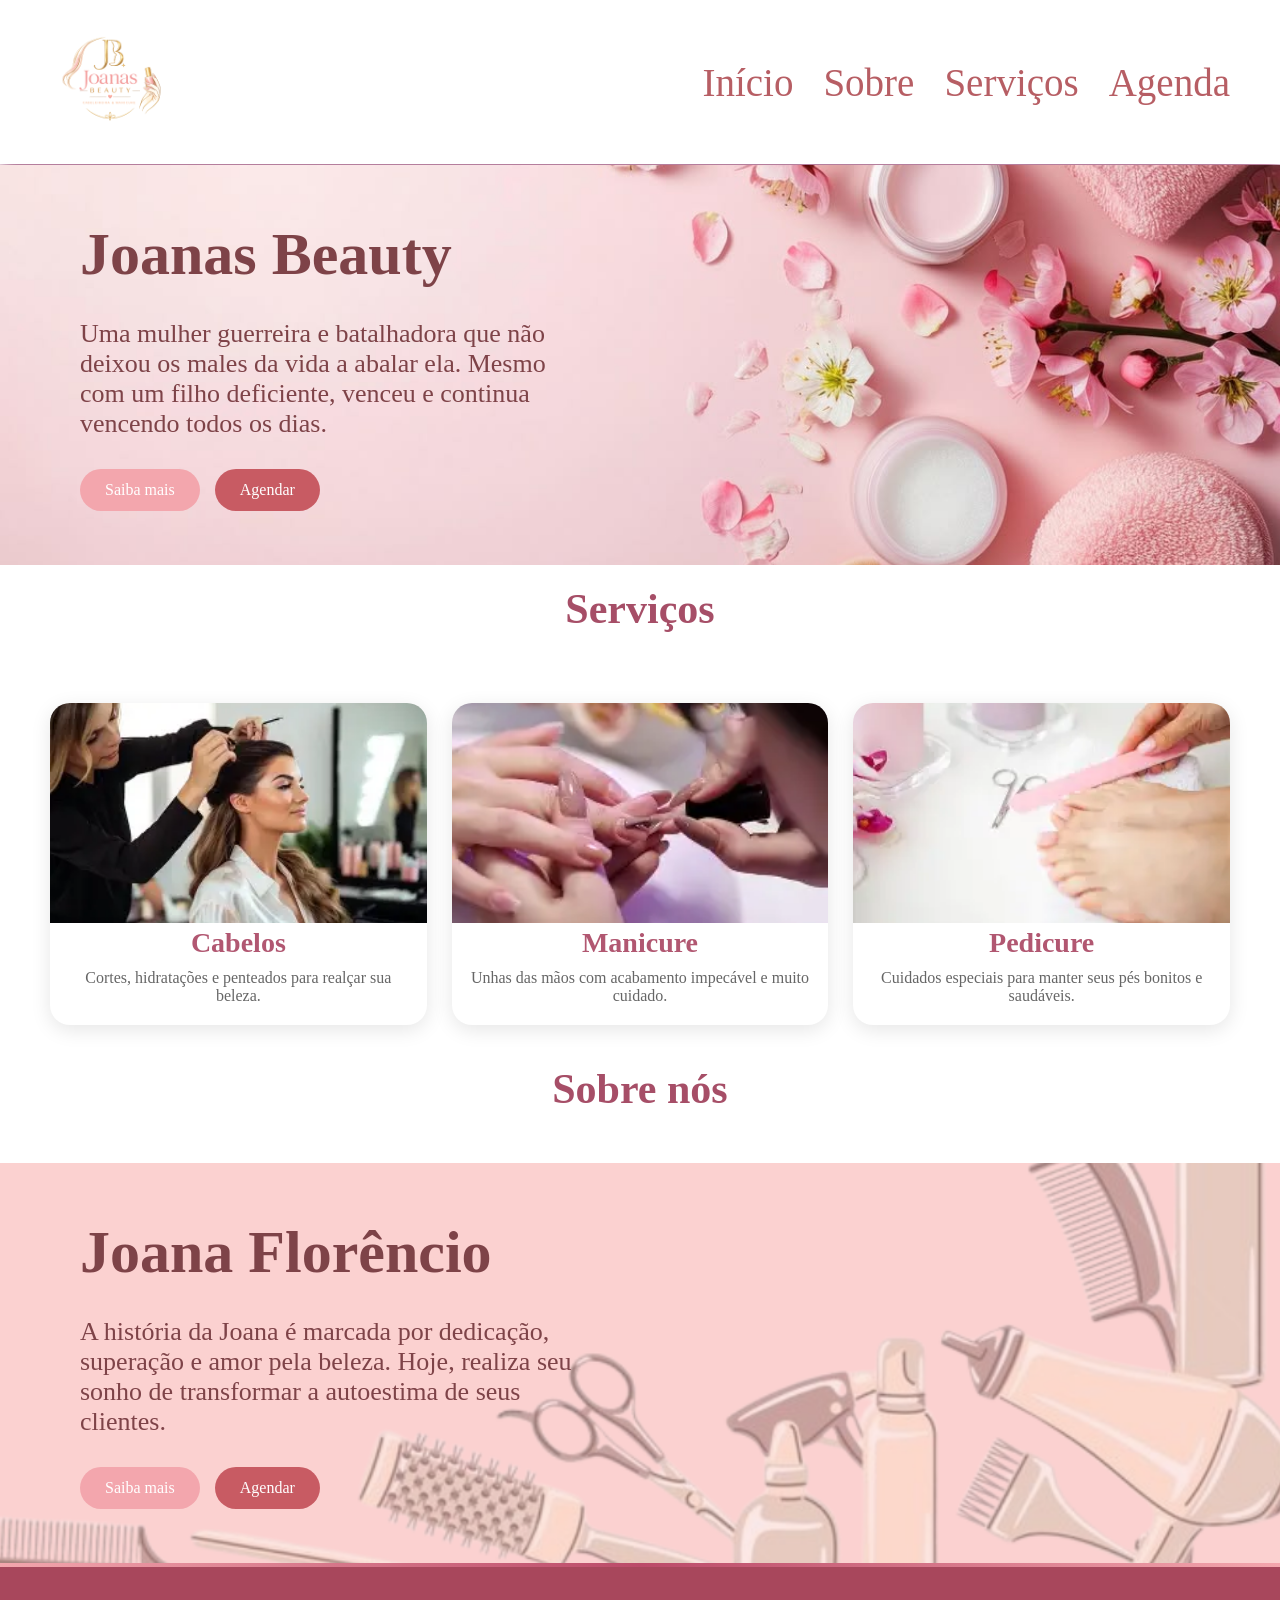
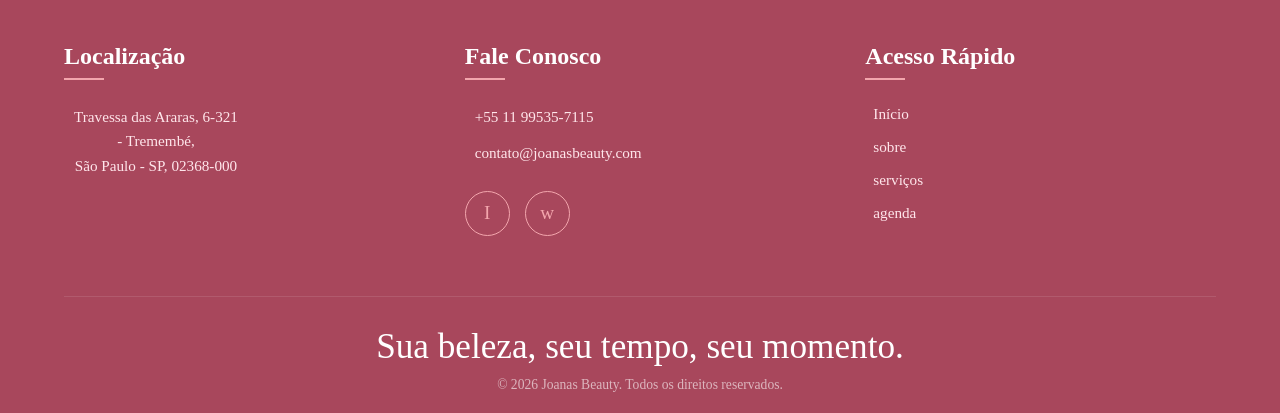
<file: index.html>
<!DOCTYPE html>
<html lang="pt-br">
<head>
    <meta charset="UTF-8">
    <meta name="viewport" content="width=device-width, initial-scale=1.0">
    <title>Início</title>
    <link rel="stylesheet" href="./style.css">
</head>
<body>
    <header>
        <div class="joa">
            <img src="./imagens/ChatGPT Image 19 de jun. de 2026, 20_12_40.png" alt="Logo">
        </div>
        <nav>
    <a href="./index.html">Início</a>
     <a href="./sobre.html">Sobre</a>
    <a href="./serviços.html">Serviços</a>
    <a href="./agenda.html">Agenda</a>
     </nav>
    </header>
<section class="banner2">

    <div class="textos">
        <h1>Joanas Beauty</h1>

        <p>
            Uma mulher guerreira e batalhadora que não deixou os males da vida a abalar ela.
            Mesmo com um filho deficiente, venceu e continua vencendo todos os dias.
        </p>

        <div class="botoes">
            <a href="./sobre.html" class="btn1">Saiba mais</a>
            <a href="./agenda.html" class="btn2">Agendar</a>
        </div>
    </div>

</section>


<h1 class="you">Serviços</h1>
 <div class="cards">
    
<div class="card">
<img src="./imagens/salão.webp" alt="Cabelo">
<h3>Cabelos</h3>
    <p>Cortes, hidratações e penteados para realçar sua beleza.</p>
    </div>

<div class="card">
<img src="./imagens/manicure.webp" alt="Manicure">
<h3>Manicure</h3>
    <p>Unhas das mãos com acabamento impecável e muito cuidado.</p>
    </div>

<div class="card">
<img src="./imagens/pés.webp" alt="Pedicure">
<h3>Pedicure</h3>
    <p>Cuidados especiais para manter seus pés bonitos e saudáveis.</p>
    </div>
</div>
</div>
<h1 class="you">Sobre nós</h1>
<section class="banner4">

    <div class="textos">
        <h1>Joana Florêncio</h1>

        <p>
A história da Joana é marcada por dedicação, superação e amor pela beleza. Hoje, realiza seu sonho de transformar a autoestima de seus clientes.        </p>

        <div class="botoes">
            <a href="./sobre.html" class="btn1">Saiba mais</a>
            <a href="./agenda.html" class="btn2">Agendar</a>
        </div>
    </div>

</section>

<footer class="footer-chique">
        <div class="footer-container">
  
          <div class="footer-section">
            <h3>Localização</h3>
            <p  style="text-align: center;"><i class="fa-solid fa-map-location-dot"></i> Travessa das Araras, 6-321 <br> - Tremembé,<br> São Paulo - SP, 02368-000</p>
            </div>
  
          <div class="footer-section">
            <h3>Fale Conosco</h3>
            <p><i class="fa-brands fa-whatsapp"></i> +55 11 99535-7115</p>
            <p><i class="fa-regular fa-envelope"></i> contato@joanasbeauty.com</p>
            
            <div class="social-icons">
              <a href="https://instagram.com/Joanaeedivaldo" target="_blank" title="Instagram">I</i></a>
              <a href="https://wa.me/5511995357115" target="_blank" title="WhatsApp">w</a>
            </div>
          </div>
  
          <div class="footer-section">
            <h3>Acesso Rápido</h3>
            <div class="footer-links">
                <a href="./index.html"><i class="fa-solid fa-angle-right"></i> Início</a>
                <a href="./sobre.html"><i class="fa-solid fa-angle-right"></i>sobre</a>
                <a href="./serviços.html"><i class="fa-solid fa-angle-right"></i> serviços</a>
                <a href="./agenda.html"><i class="fa-solid fa-angle-right"></i> agenda</a>
            </div>
          </div>
  
        </div>
  
        <div class="footer-copy">
          <p>Sua beleza, seu tempo, seu momento. <i class="fa-solid fa-heart" style="color: #f3a6ad;"></i></p>
          <p>&copy; 2026 Joanas Beauty. Todos os direitos reservados.</p>
        </div>
      </footer>

</body>
</html>
</file>
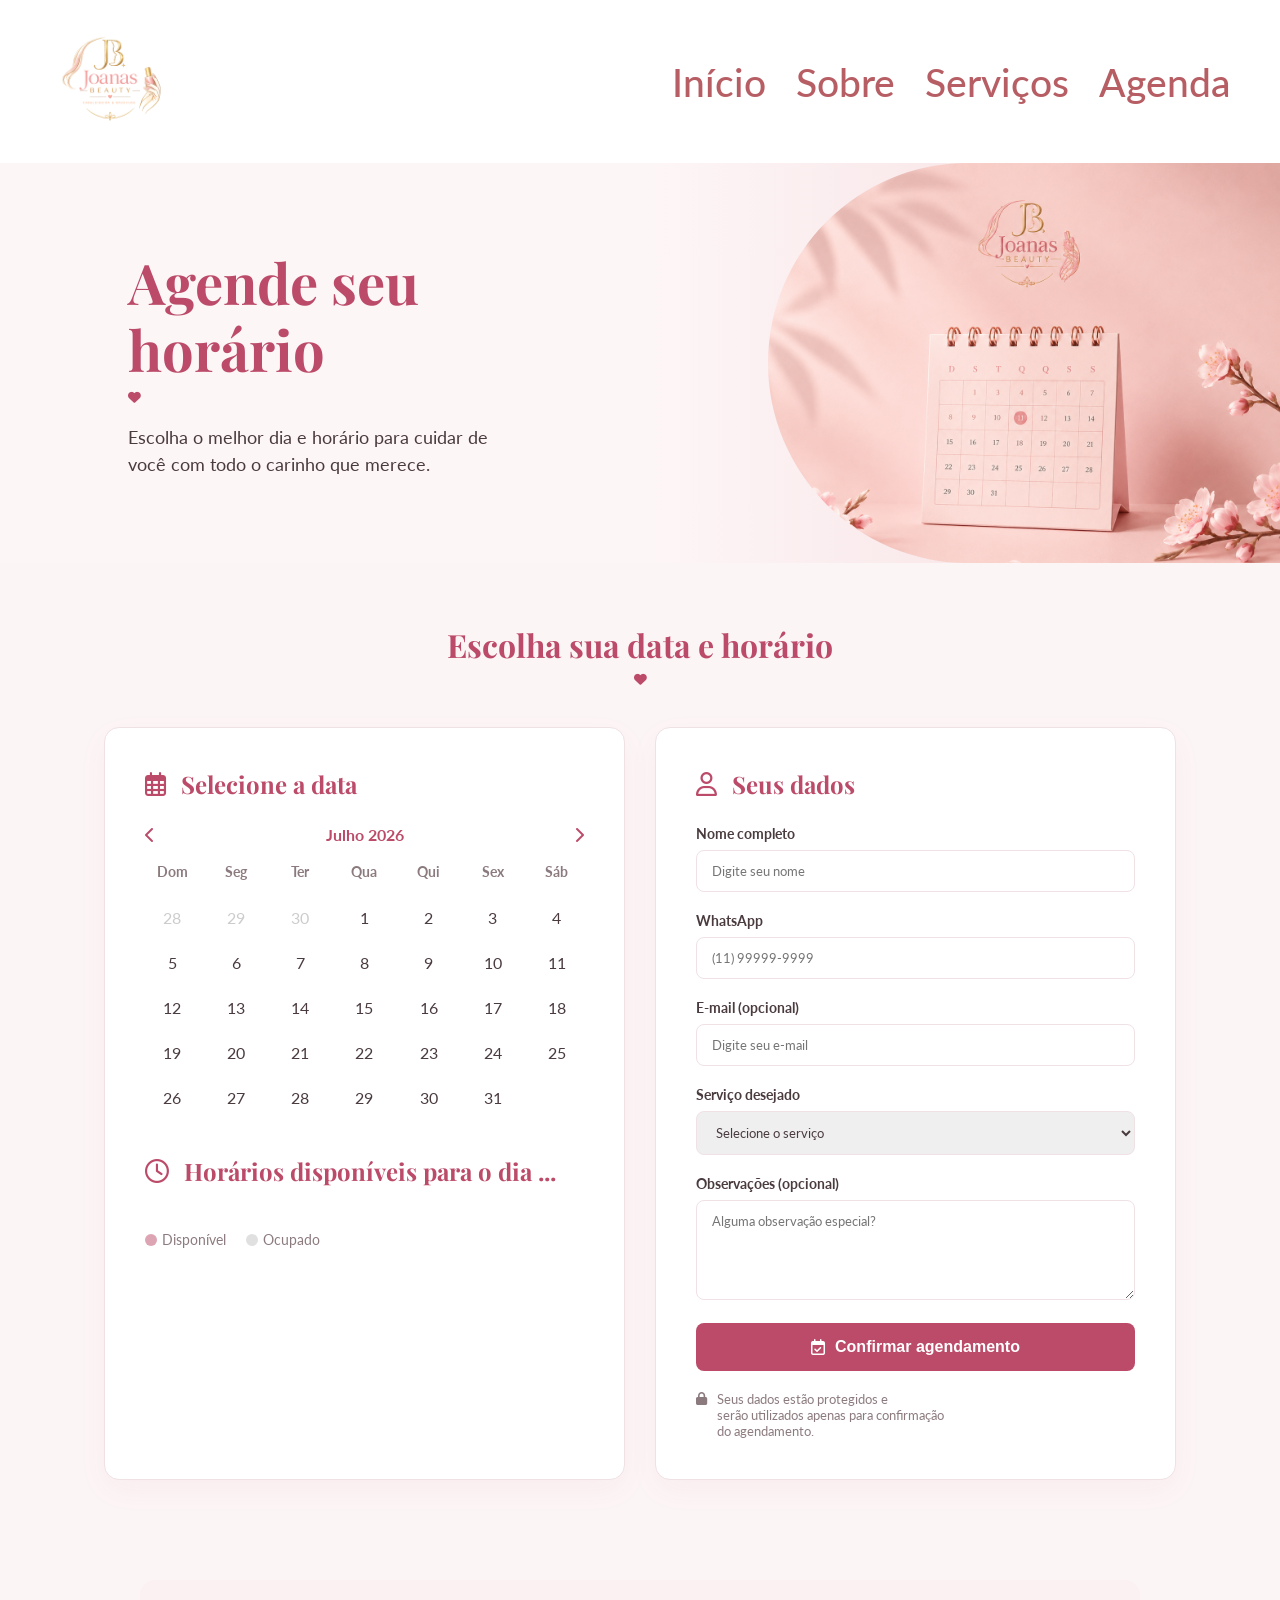
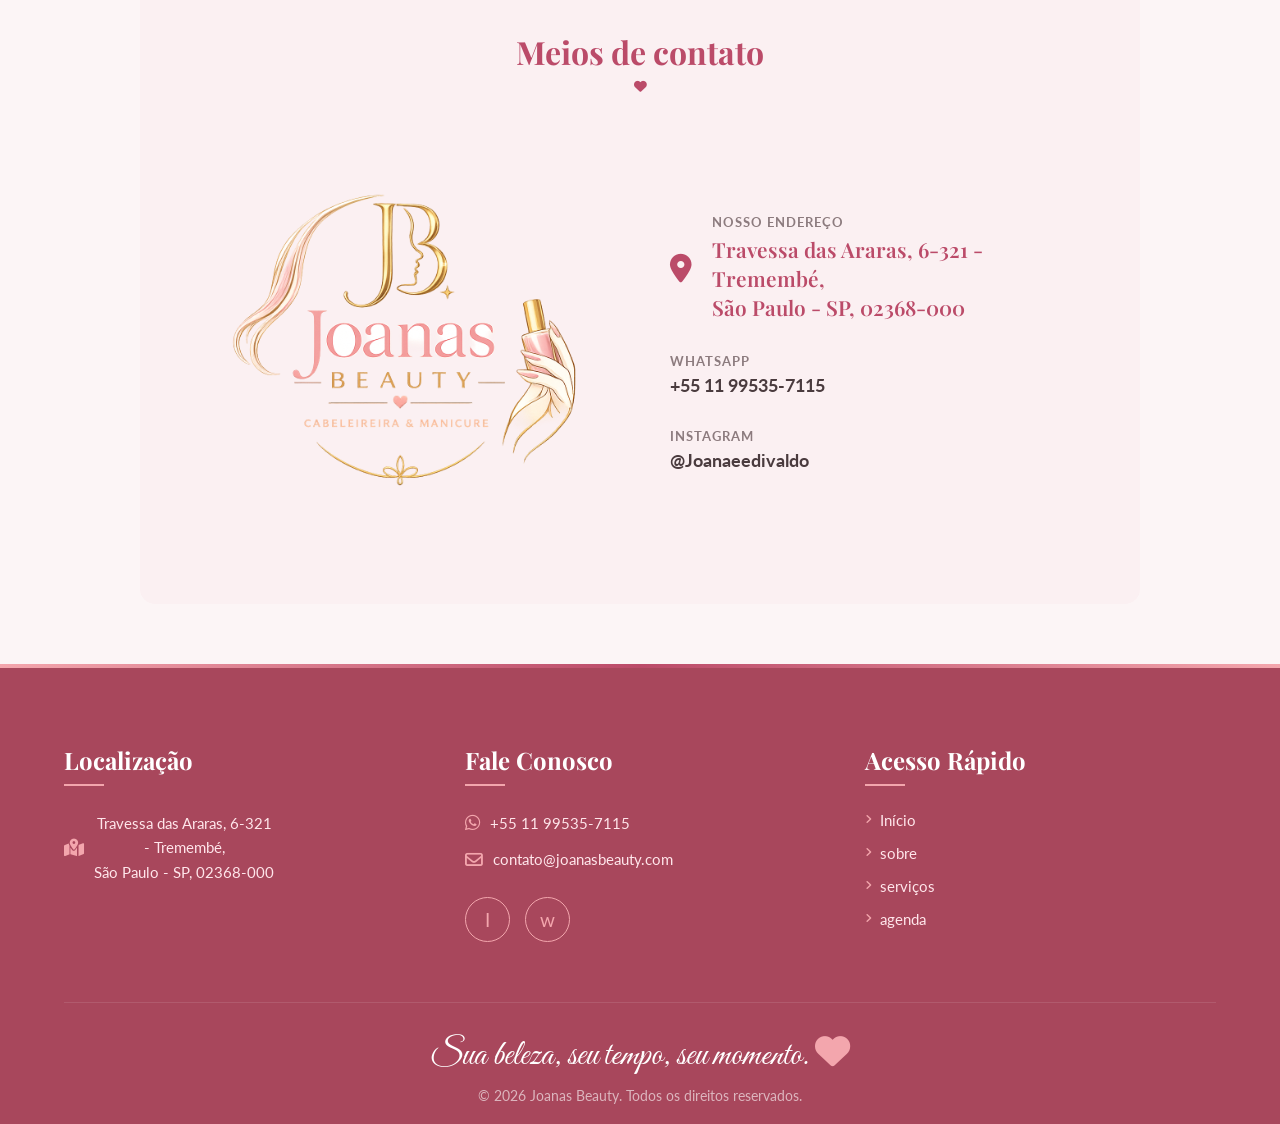
<file: agenda.html>
<!DOCTYPE html> <!-- Define o tipo de documento como HTML5 -->
<html lang="pt-BR"> <!-- Inicia a tag HTML e define o idioma como Português do Brasil -->
<head> <!-- Cabeçalho do documento, onde ficam metadados e links externos -->
    <meta charset="UTF-8"> <!-- Define a codificação de caracteres para suportar acentos -->
    <meta name="viewport" content="width=device-width, initial-scale=1.0"> <!-- Torna a página responsiva para celulares -->
    <title>Página de Agendamento Interativa - Joanas Beauty</title> <!-- Título que aparece na aba do navegador -->
    <link rel="stylesheet" href="./agenda.css">
    <!-- Importando fontes do Google Fonts para ficar igual ao design -->
    <link rel="preconnect" href="https://fonts.googleapis.com"> <!-- Pré-conecta ao servidor de fontes do Google -->
    <link rel="preconnect" href="https://fonts.gstatic.com" crossorigin> <!-- Pré-conecta ao servidor de fontes estáticas -->
    <!-- Importa a fonte Serif (Playfair Display) para títulos, Sans-serif (Lato) para textos, e Cursive (Great Vibes) para o rodapé -->
    <link href="https://fonts.googleapis.com/css2?family=Great+Vibes&family=Lato:wght@300;400;700&family=Playfair+Display:ital,wght@0,400;0,600;0,700;1,400&display=swap" rel="stylesheet">
    <!-- Importando ícones do FontAwesome -->
    <link rel="stylesheet" href="https://cdnjs.cloudflare.com/ajax/libs/font-awesome/6.4.0/css/all.min.css">
</head>
<body> <!-- Início do corpo do documento, que vai mostrar o conteúdo -->
<header>
        <div class="joa">
            <img src="./imagens/ChatGPT Image 19 de jun. de 2026, 20_12_40.png" alt="Logo">
        </div>
        <nav>
    <a href="./index.html">Início</a>
     <a href="./sobre.html">Sobre</a>
    <a href="./serviços.html">Serviços</a>
    <a href="./agenda.html">Agenda</a>
     </nav>
    </header>
    <!-- SEÇÃO 1: BANNER PRINCIPAL -->
    <section class="banner"> <!-- Container geral do banner -->
        <div class="banner-content"> <!-- Lado esquerdo com os textos do banner -->
            <h1>Agende seu<br>horário</h1> <!-- Título com quebra de linha (br) -->
            <div class="banner-divider"> <!-- Detalhe visual de coração do banner -->
                <i class="fa-solid fa-heart"></i> <!-- Ícone de coração preenchido do FontAwesome -->
            </div>
            <p>Escolha o melhor dia e horário para cuidar de você com todo o carinho que merece.</p> <!-- Subtítulo -->
        </div>
        <div class="banner-image"></div> <!-- Lado direito com a imagem de fundo (carregada via CSS) -->
    </section>

    <!-- SEÇÃO 2: ÁREA DE AGENDAMENTO (CALENDÁRIO E FORMULÁRIO) -->
    <section class="main-section"> <!-- Limita a largura e adiciona espaçamentos na página -->
        
        <!-- Título geral da seção de agendamento -->
        <div class="section-title-container">
            <h2 class="section-title">Escolha sua data e horário</h2> <!-- Título principal do bloco -->
            <div class="section-divider"><i class="fa-solid fa-heart"></i></div> <!-- Coração abaixo do título central -->
        </div>

        <div class="booking-grid"> <!-- Container Grid que divide em duas colunas (Esquerda e Direita) -->
            
            <!-- COLUNA ESQUERDA: CALENDÁRIO E HORÁRIOS -->
            <div class="card"> <!-- Primeira caixa branca (Card do calendário) -->
                
                <!-- Cabeçalho do calendário -->
                <div class="card-header">
                    <i class="fa-regular fa-calendar-alt"></i> <!-- Ícone de calendário vazado -->
                    <h3>Selecione a data</h3> <!-- Título -->
                </div>

                <!-- Navegação de Mês (Maio 2024 no exemplo) -->
                <div class="calendar-nav">
                    <i class="fa-solid fa-chevron-left"></i> <!-- Seta apontando pra esquerda (Mês anterior) -->
                    <span id="mes-ano-texto">Julho 2026</span> <!-- Mês e ano atual com ID para o JS alterar -->
                    <i class="fa-solid fa-chevron-right"></i> <!-- Seta apontando pra direita (Próximo mês) -->
                </div>

                <!-- Tabela dos dias do calendário -->
                <div class="calendar-grid" id="calendario-dias">
                    <!-- OBS: Os dias serão preenchidos DINAMICAMENTE pelo JavaScript agora para que o sistema funcione de verdade! -->
                </div>

                <!-- Cabeçalho da seleção de horários -->
                <div class="card-header" style="margin-top: 40px;"> <!-- Coloquei uma margem no topo para separar do calendário -->
                    <i class="fa-regular fa-clock"></i> <!-- Ícone de relógio vazado -->
                    <h3>Horários disponíveis para o dia <span id="dia-selecionado-texto">...</span></h3> <!-- Texto dinâmico mudado pelo JS -->
                </div>

                <!-- Grid com os botões de botões de horário (Preenchidos pelo JS) -->
                <div class="time-grid" id="grade-horarios">
                    <!-- Os botões de horário vão aparecer aqui dinamicamente através do JavaScript dependendo do dia clicado! -->
                </div>

                <!-- Legenda que mostra o que as cores de botão significam -->
                <div class="legend">
                    <div class="legend-item">
                        <div class="dot available"></div> <!-- Bolinha rosa -->
                        <span>Disponível</span> <!-- Texto da legenda -->
                    </div>
                    <div class="legend-item">
                        <div class="dot unavailable"></div> <!-- Bolinha cinza -->
                        <span>Ocupado</span> <!-- Texto da legenda -->
                    </div>
                </div>
            </div> <!-- FIM DA COLUNA ESQUERDA (CALENDÁRIO E HORÁRIOS) -->

            <!-- COLUNA DIREITA: FORMULÁRIO DE DADOS DO CLIENTE -->
            <div class="card"> <!-- Segunda caixa branca (Card de formulário) -->
                
                <!-- Cabeçalho do Formulário -->
                <div class="card-header">
                    <i class="fa-regular fa-user"></i> <!-- Ícone de bonequinho (usuário) -->
                    <h3>Seus dados</h3> <!-- Título -->
                </div>

                <!-- Início do formulário HTML -->
                <form id="form-agendamento">
                    
                    <!-- Campos invisíveis (Hidden) para guardar a Data e o Horário escolhidos e enviar no formulário -->
                    <input type="hidden" id="input-data-escolhida" name="data_escolhida" required>
                    <input type="hidden" id="input-horario-escolhido" name="horario_escolhido" required>

                    <!-- Agrupamento do campo: Nome Completo -->
                    <div class="form-group">
                        <label for="nome">Nome completo</label> <!-- Rótulo para o usuário saber o que digitar -->
                        <input type="text" id="nome" class="form-control" placeholder="Digite seu nome" required> <!-- Requerido -->
                    </div>

                    <!-- Agrupamento do campo: WhatsApp -->
                    <div class="form-group">
                        <label for="whatsapp">WhatsApp</label> <!-- Rótulo do campo WhatsApp -->
                        <input type="tel" id="whatsapp" class="form-control" placeholder="(11) 99999-9999" required> <!-- Requerido -->
                    </div>

                    <!-- Agrupamento do campo: E-mail -->
                    <div class="form-group">
                        <label for="email">E-mail (opcional)</label> <!-- Rótulo do e-mail -->
                        <input type="email" id="email" class="form-control" placeholder="Digite seu e-mail"> 
                    </div>

                    <!-- Agrupamento do campo: Seleção de Serviço -->
                    <div class="form-group">
                        <label for="servico">Serviço desejado</label> <!-- Rótulo do menu suspenso -->
                        <select id="servico" class="form-control" required>
                            <option value="">Selecione o serviço</option> 
                            <option value="Cabelo">Cabelo</option>
                            <option value="Pedicure">Pedicure</option>
                            <option value="Manicure">Manicure</option>
                            <option value="Tratamentos">Tratamentos</option>
                            <option value="Progressiva">Progressiva</option>
                            <option value="Lavagem">Lavagem</option>
                            <option value="Maquiagem">Maquiagem</option>
                            <option value="Nail Art">Nail Art</option>
                            <option value="">🔵</option>
                            <option value="Corte Masculino">Corte Masculino</option>
                            <option value="Barba">Barba</option>
                            <option value="Sobrancelha">Sobrancelha</option>
                            <option value="Hidrataçao">Hidrataçao</option>
                            <option value="Combo Complete">Combo Complete</option>
                        </select>
                    </div>

                    <!-- Agrupamento do campo: Observações (Texto grande) -->
                    <div class="form-group">
                        <label for="obs">Observações (opcional)</label> <!-- Rótulo -->
                        <textarea id="obs" class="form-control" placeholder="Alguma observação especial?"></textarea> 
                    </div>

                    <!-- Botão final que envia as informações do formulário -->
                    <button type="submit" class="btn-submit">
                        <i class="fa-regular fa-calendar-check"></i> <!-- Ícone de calendário com check dentro do botão -->
                        Confirmar agendamento
                    </button>

                    <!-- Aviso pequeno abaixo do botão para tranquilizar cliente sobre dados -->
                    <div class="security-notice">
                        <i class="fa-solid fa-lock"></i> <!-- Ícone de cadeado de segurança -->
                        <p>Seus dados estão protegidos e<br>serão utilizados apenas para confirmação<br>do agendamento.</p> 
                    </div>
                </form> <!-- Fim do formulário -->
            </div> <!-- FIM DA COLUNA DIREITA -->

        </div> <!-- FIM DO GRID DE AGENDAMENTO (AS DUAS CAIXAS) -->
    </section> <!-- FIM DA SEÇÃO MAIN -->

    
    <!-- SEÇÃO 3: INFORMAÇÕES DE CONTATO EMBAIXO DA AGENDA (ATUALIZADA) -->
    <section class="contact-info"> <!-- Faixa clarinha com as formas de contato -->
        <div class="contact-title-wrapper"> <!-- Envolve título e coração -->
            <h2 class="contact-title" style="text-align: center;">Meios de contato</h2> <!-- Título atualizado -->
            <div class="section-divider" style="text-align: center;"><i class="fa-solid fa-heart"></i></div> <!-- Coração centralizado -->
        </div>

        <div class="contact-layout"> <!-- Novo layout dividido (Esquerda/Direita) -->
            
            <!-- LADO ESQUERDO: Espaço da Logo -->
            <div class="contact-logo-area">
                <!-- Imagem da Logo. Coloquei um placeholder, basta você trocar o 'src' pelo link da sua foto/logo! -->
                <img src="./imagens/ChatGPT Image 19 de jun. de 2026, 20_12_40.png" alt="Logo Joanas Beauty" class="contact-logo-img">
            </div>

            <!-- LADO DIREITO: Lista de Contatos Empilhados -->
            <div class="contact-list">
                
                <!-- Contato 1: Endereço -->
                <div class="contact-item">
                    <i class="fa-solid fa-location-dot contact-icon"></i>
                    <div class="contact-text">
                        <h4>Nosso Endereço</h4>
                        <p class="destaque-endereco">Travessa das Araras, 6-321 - Tremembé,<br> São Paulo - SP, 02368-000</p>
                    </div>
                </div>

                <!-- Contato 2: WhatsApp -->
                <div class="contact-item">
                    <div class="contact-text">
                        <h4>WhatsApp</h4>
                        <p><strong>+55 11 99535-7115</strong></p>
                    </div>
                </div>

                <!-- Contato 3: Telefone Fixo -->
                <div class="contact-item">
                    <div class="contact-text">
                        <h4>Instagram</h4>
                        <p><strong>@Joanaeedivaldo</strong></p>
                    </div>
                </div>

            </div> <!-- Fim da lista direita -->
        </div> <!-- Fim do layout dividido -->
    </section> <!-- Fim da seção de contatos -->

    <footer class="footer-chique">
        <div class="footer-container">
  
          <div class="footer-section">
            <h3>Localização</h3>
            <p  style="text-align: center;"><i class="fa-solid fa-map-location-dot"></i> Travessa das Araras, 6-321 <br> - Tremembé,<br> São Paulo - SP, 02368-000</p>
            </div>
  
          <div class="footer-section">
            <h3>Fale Conosco</h3>
            <p><i class="fa-brands fa-whatsapp"></i> +55 11 99535-7115</p>
            <p><i class="fa-regular fa-envelope"></i> contato@joanasbeauty.com</p>
            
            <div class="social-icons">
              <a href="https://instagram.com/Joanaeedivaldo" target="_blank" title="Instagram">I</i></a>
              <a href="https://wa.me/5511995357115" target="_blank" title="WhatsApp">w</a>
            </div>
          </div>
  
          <div class="footer-section">
            <h3>Acesso Rápido</h3>
            <div class="footer-links">
                <a href="./index.html"><i class="fa-solid fa-angle-right"></i> Início</a>
                <a href="./sobre.html"><i class="fa-solid fa-angle-right"></i>sobre</a>
                <a href="./serviços.html"><i class="fa-solid fa-angle-right"></i> serviços</a>
                <a href="./agenda.html"><i class="fa-solid fa-angle-right"></i> agenda</a>
            </div>
          </div>
  
        </div>
  
        <div class="footer-copy">
          <p>Sua beleza, seu tempo, seu momento. <i class="fa-solid fa-heart" style="color: #f3a6ad;"></i></p>
          <p>&copy; 2026 Joanas Beauty. Todos os direitos reservados.</p>
        </div>
      </footer>



    <!-- ============================================================ -->
    <!-- SCRIPT JAVASCRIPT: SISTEMA DE CONTROLE DINÂMICO DE HORÁRIOS -->
    <!-- ============================================================ -->
    <script src="./main.js">
        
    </script> <!-- Fim do código Javascript -->
</body> <!-- Fim do corpo do html -->
</html> <!-- Fim do arquivo HTML -->
</file>
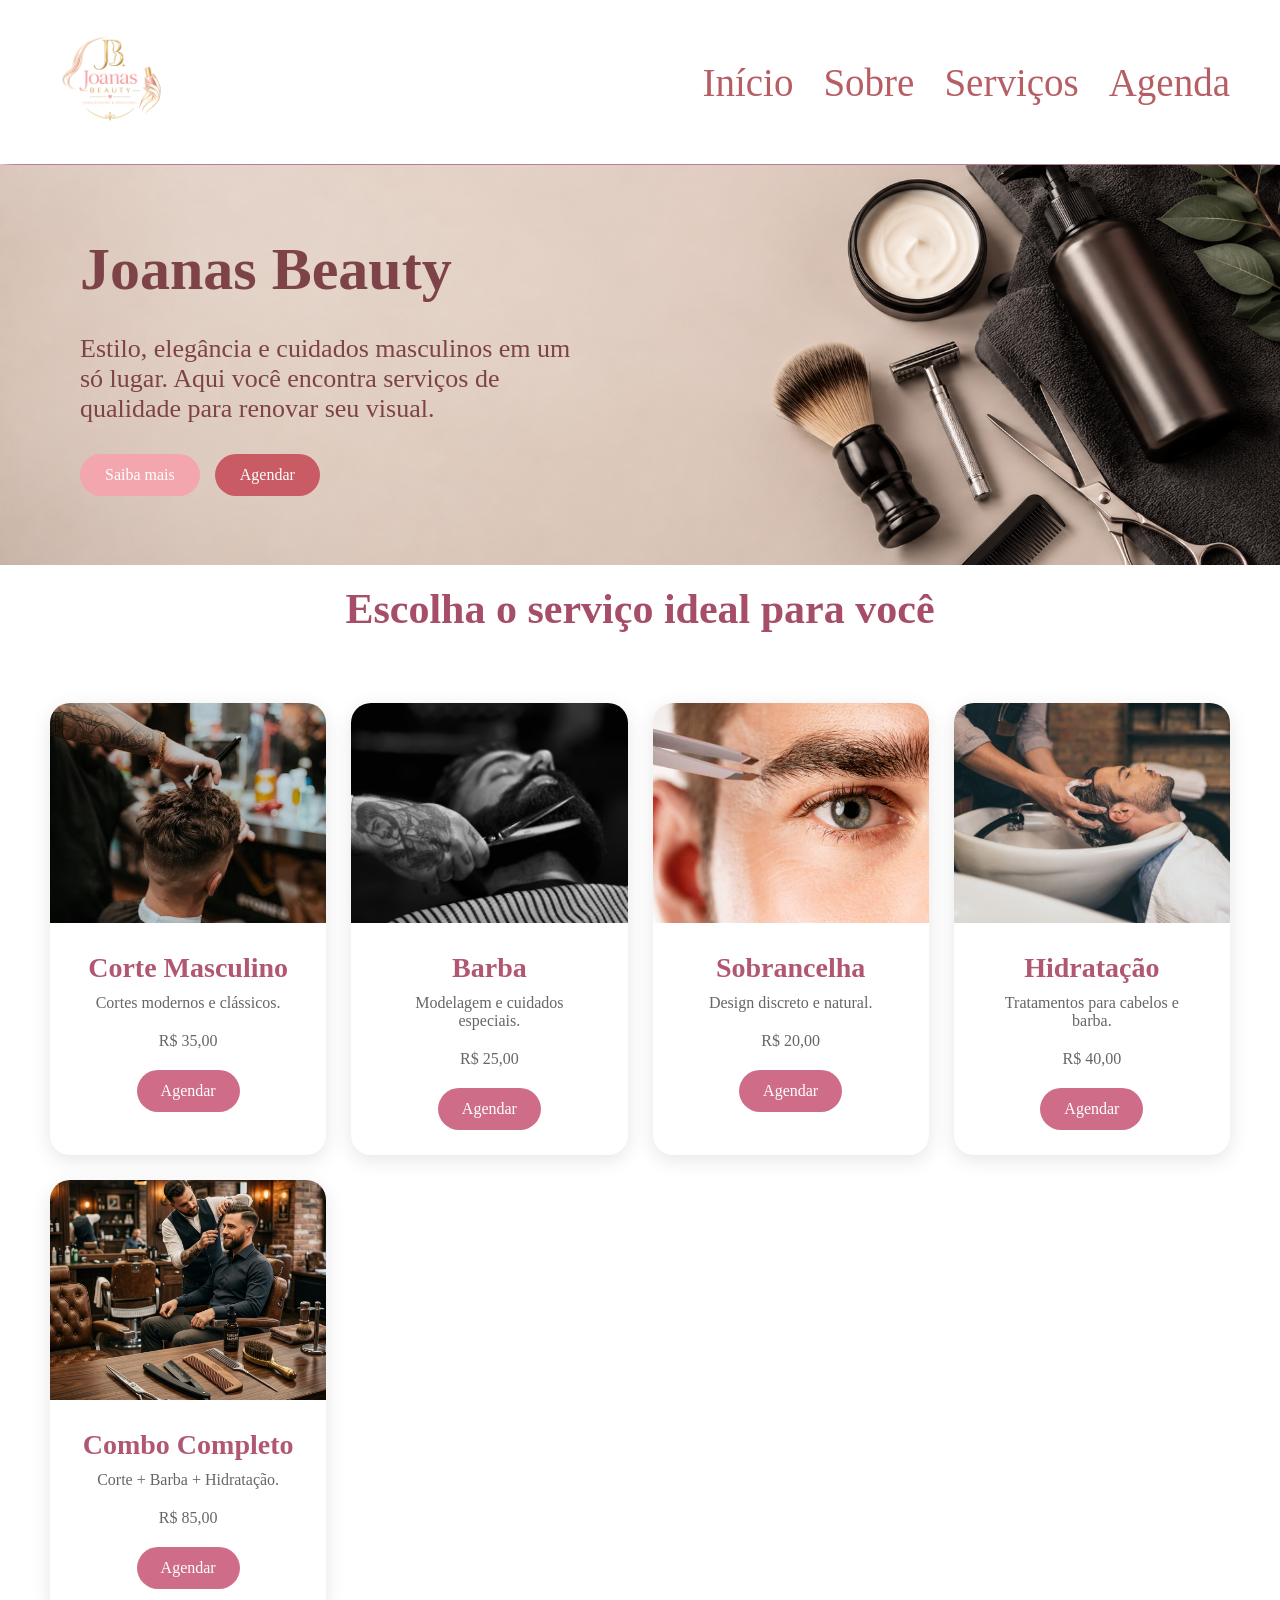
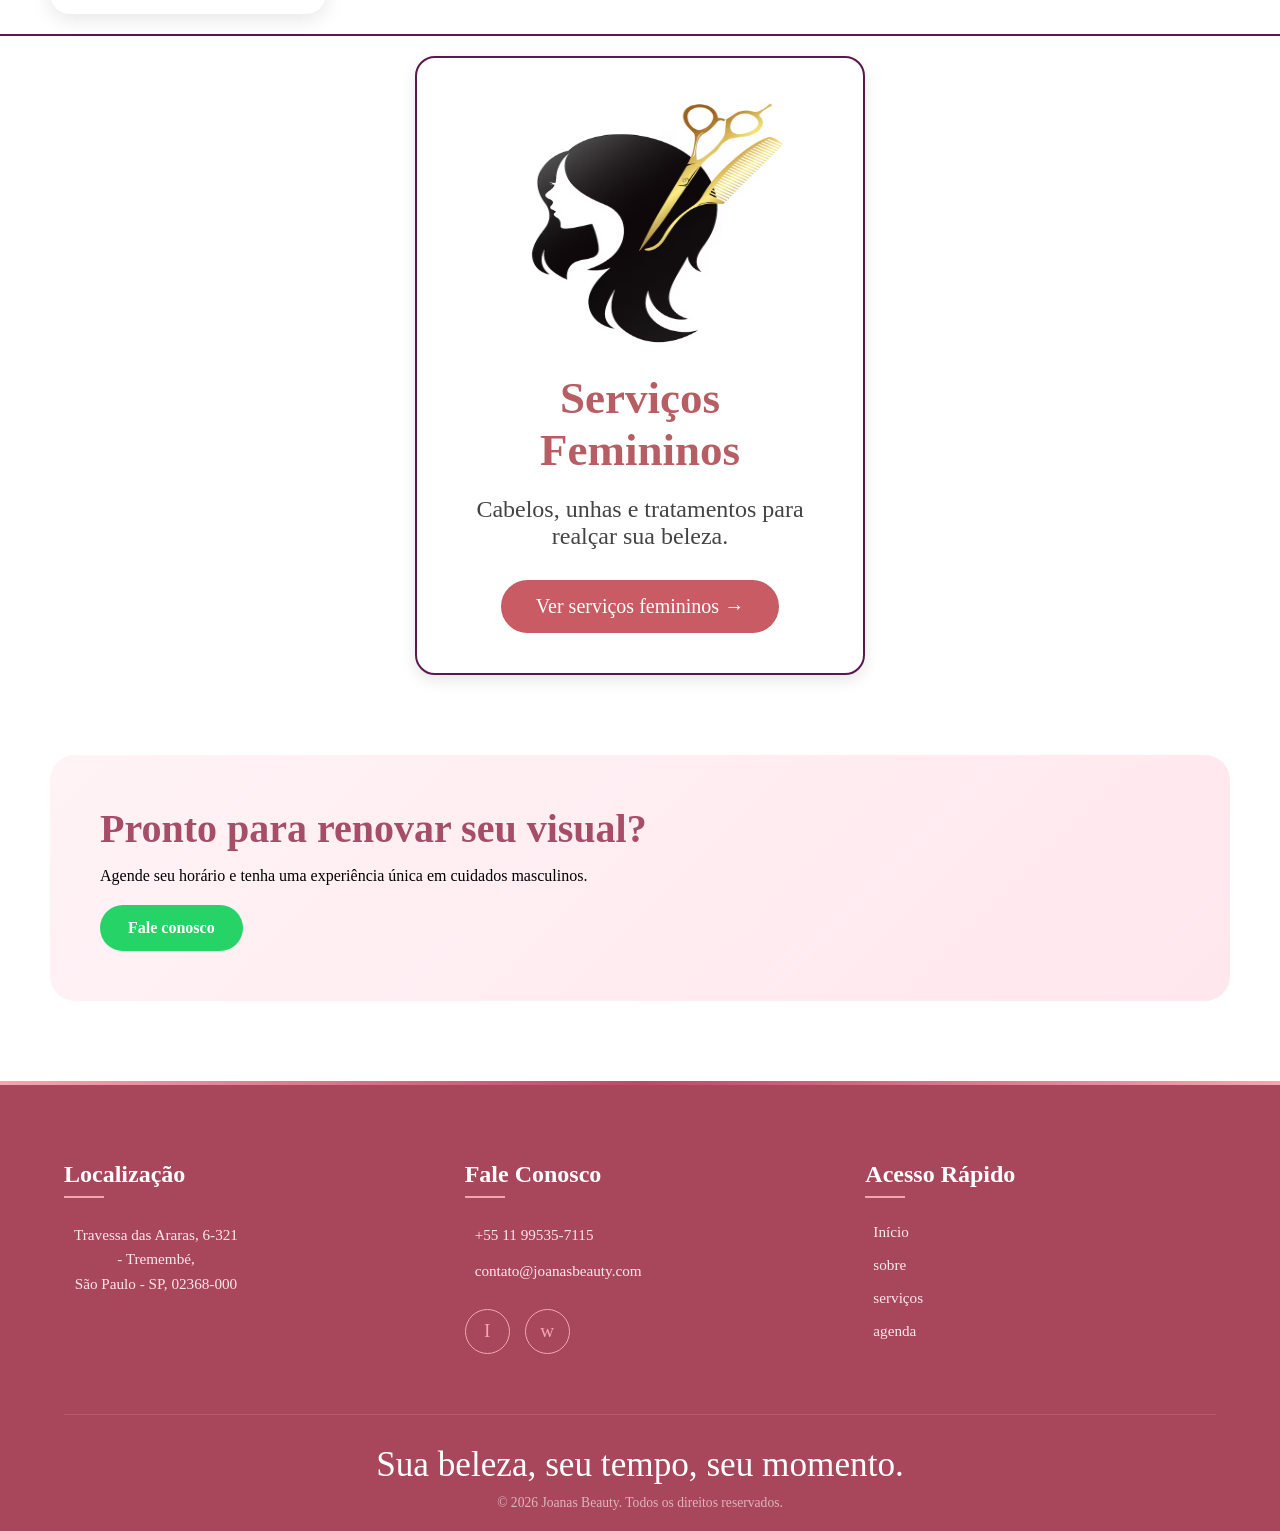
<file: serviços homen.html>
<!DOCTYPE html>
<html lang="pt-BR">
<head>
    <meta charset="UTF-8">
    <meta name="viewport" content="width=device-width, initial-scale=1.0">
    <title>Joanas Men</title>
    <link rel="stylesheet" href="./style.css">
</head>
<body>

    <header>
        <div class="joa">
            <img src="./imagens/ChatGPT Image 19 de jun. de 2026, 20_12_40.png" alt="Logo">
        </div>
        <nav>
    <a href="./index.html">Início</a>
     <a href="./sobre.html">Sobre</a>
    <a href="./serviços.html">Serviços</a>
    <a href="./agenda.html">Agenda</a>
     </nav>
    </header>

<section class="banner3">

    <div class="textos">
        <h1>Joanas Beauty</h1>

        <p>
            Estilo, elegância e cuidados masculinos em um só lugar.
            Aqui você encontra serviços de qualidade para renovar seu visual.
        </p>

        <div class="botoes">
            <a href="./sobre.html" class="btn1">Saiba mais</a>
            <a href="./agenda.html" class="btn2">Agendar</a>
        </div>
    </div>

</section>

<section class="services">
    <div class="container" style="border-bottom: solid 2px rgb(90, 24, 76)">

        <h2>Escolha o serviço ideal para você</h2>

        <div class="cards">

            <div class="card">
                <img src="./imagens/corte masculino.jpg">
                <div class="card-content">
                    <h3>Corte Masculino</h3>
                    <p>Cortes modernos e clássicos.</p>
                    <p>R$ 35,00</p>
                    <a href="./agenda.html">Agendar</a>
                </div>
            </div>

            <div class="card">
                <img src="./imagens/barba.jpg">
                <div class="card-content">
                    <h3>Barba</h3>
                    <p>Modelagem e cuidados especiais.</p>
                    <p>R$ 25,00</p>
                    <a href="./agenda.html">Agendar</a>
                </div>
            </div>

            <div class="card">
                <img src="./imagens/sonbrancelha.jpg">
                <div class="card-content">
                    <h3>Sobrancelha</h3>
                    <p>Design discreto e natural.</p>
                    <p>R$ 20,00</p>
                    <a href="./agenda.html">Agendar</a>
                </div>
            </div>

            <div class="card">
                <img src="./imagens/hidratacao.jpg">
                <div class="card-content">
                    <h3>Hidratação</h3>
                    <p>Tratamentos para cabelos e barba.</p>
                    <p>R$ 40,00</p>
                    <a href="./agenda.html">Agendar</a>
                </div>
            </div>

            <div class="card">
                <img src="./imagens/conbo completo.jpg">
                <div class="card-content">
                    <h3>Combo Completo</h3>
                    <p>Corte + Barba + Hidratação.</p>
                    <p>R$ 85,00</p>
                    <a href="./agenda.html">Agendar</a>
                </div>
            </div>

        </div>
    </div>
</section>
<center><div class="card-servico" style="border: solid 2px rgb(90, 24, 76); margin-top: 20px;">

                <img src="./imagens/cabeleleira.avif" alt="Serviços Femininos">

                <h3>Serviços Femininos</h3>

                <p>
                    Cabelos, unhas e tratamentos
                    para realçar sua beleza.
                </p>

                <a href="./seviços mulheres.html" class="btn-servico">
                    Ver serviços femininos →
                </a>

            </div></center>
<section class="cta">
    <div class="container cta-content">

        <div>
            <h2>Pronto para renovar seu visual?</h2>

            <p>
                Agende seu horário e tenha uma experiência única
                em cuidados masculinos.
            </p>

            <a href="agenda.html" class="btn-whatsapp">
                Fale conosco
            </a>
        </div>

    </div>
</section>

<footer class="footer-chique">
        <div class="footer-container">
  
          <div class="footer-section">
            <h3>Localização</h3>
            <p  style="text-align: center;"><i class="fa-solid fa-map-location-dot"></i> Travessa das Araras, 6-321 <br> - Tremembé,<br> São Paulo - SP, 02368-000</p>
            </div>
  
          <div class="footer-section">
            <h3>Fale Conosco</h3>
            <p><i class="fa-brands fa-whatsapp"></i> +55 11 99535-7115</p>
            <p><i class="fa-regular fa-envelope"></i> contato@joanasbeauty.com</p>
            
            <div class="social-icons">
              <a href="https://instagram.com/Joanaeedivaldo" target="_blank" title="Instagram">I</i></a>
              <a href="https://wa.me/5511995357115" target="_blank" title="WhatsApp">w</a>
            </div>
          </div>
  
          <div class="footer-section">
            <h3>Acesso Rápido</h3>
            <div class="footer-links">
                <a href="./index.html"><i class="fa-solid fa-angle-right"></i> Início</a>
                <a href="./sobre.html"><i class="fa-solid fa-angle-right"></i>sobre</a>
                <a href="./serviços.html"><i class="fa-solid fa-angle-right"></i> serviços</a>
                <a href="./agenda.html"><i class="fa-solid fa-angle-right"></i> agenda</a>
            </div>
          </div>
  
        </div>
  
        <div class="footer-copy">
          <p>Sua beleza, seu tempo, seu momento. <i class="fa-solid fa-heart" style="color: #f3a6ad;"></i></p>
          <p>&copy; 2026 Joanas Beauty. Todos os direitos reservados.</p>
        </div>
      </footer>

</body>
</html>
</file>
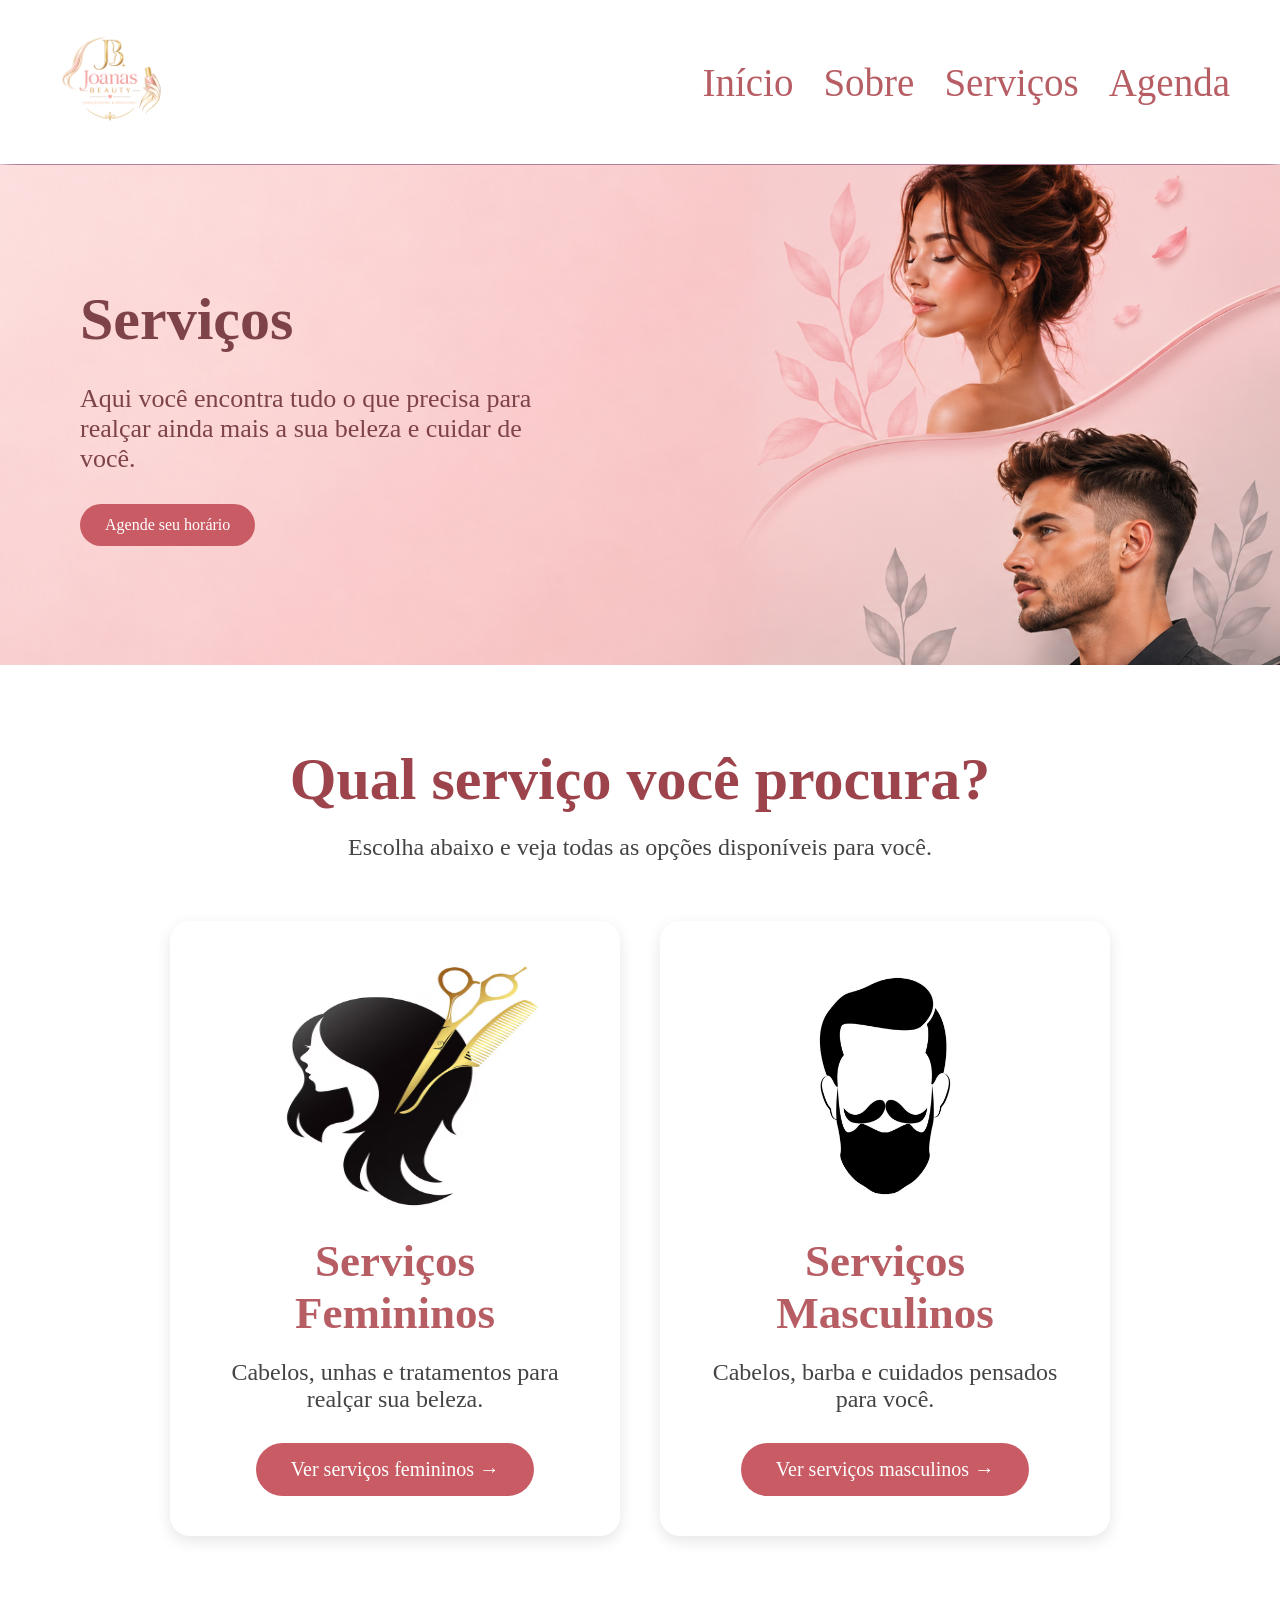
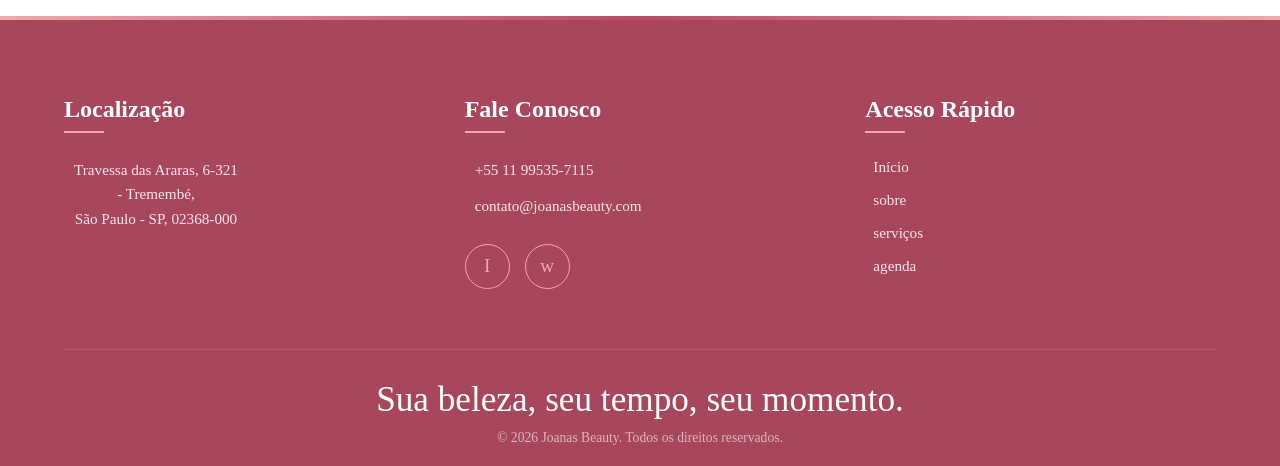
<file: serviços.html>
<!DOCTYPE html>
<html lang="pt-BR">
<head>
    <meta charset="UTF-8">
    <meta name="viewport" content="width=device-width, initial-scale=1.0">
    <title>Serviços - Joanas Beauty</title>
    <link rel="stylesheet" href="style.css">
</head>
<body>

    <!-- HEADER -->
    <header>
        <div class="joa">
            <img src="./imagens/ChatGPT Image 19 de jun. de 2026, 20_12_40.png" alt="Logo">
        </div>
        <nav>
    <a href="./index.html">Início</a>
     <a href="./sobre.html">Sobre</a>
    <a href="./serviços.html">Serviços</a>
    <a href="./agenda.html">Agenda</a>
     </nav>
    </header>

    <!-- BANNER -->
    <section class="banner5">
        <div class="textos">
            <h1>Serviços</h1>

            <p>
                Aqui você encontra tudo o que precisa
                para realçar ainda mais a sua beleza
                e cuidar de você.
            </p>

            <div class="botoes">
                <a href="#" class="btn2">Agende seu horário</a>
            </div>
        </div>
    </section>

    <!-- TÍTULO -->
    <section class="servicos-home">

        <h2 class="titulo-servicos">
            Qual serviço você procura?
        </h2>

        <p class="subtitulo-servicos">
            Escolha abaixo e veja todas as opções disponíveis para você.
        </p>

        <div class="cards-servicos">

            <!-- MULHER -->
            <div class="card-servico">

                <img src="./imagens/cabeleleira.avif" alt="Serviços Femininos">

                <h3>Serviços Femininos</h3>

                <p>
                    Cabelos, unhas e tratamentos
                    para realçar sua beleza.
                </p>

                <a href="./seviços mulheres.html" class="btn-servico">
                    Ver serviços femininos →
                </a>

            </div>
            <div class="card-servico">

                <img src="./imagens/barbeiro.png" alt="Serviços Masculinos">

                <h3>Serviços Masculinos</h3>

                <p>
                    Cabelos, barba e cuidados
                    pensados para você.
                </p>

                <a href="./serviços homen.html" class="btn-servico">
                    Ver serviços masculinos →
                </a>

            </div>

        </div>

    </section>
<footer class="footer-chique">
        <div class="footer-container">
  
          <div class="footer-section">
            <h3>Localização</h3>
            <p  style="text-align: center;"><i class="fa-solid fa-map-location-dot"></i> Travessa das Araras, 6-321 <br> - Tremembé,<br> São Paulo - SP, 02368-000</p>
            </div>
  
          <div class="footer-section">
            <h3>Fale Conosco</h3>
            <p><i class="fa-brands fa-whatsapp"></i> +55 11 99535-7115</p>
            <p><i class="fa-regular fa-envelope"></i> contato@joanasbeauty.com</p>
            
            <div class="social-icons">
              <a href="https://instagram.com/Joanaeedivaldo" target="_blank" title="Instagram">I</i></a>
              <a href="https://wa.me/5511995357115" target="_blank" title="WhatsApp">w</a>
            </div>
          </div>
  
          <div class="footer-section">
            <h3>Acesso Rápido</h3>
            <div class="footer-links">
                <a href="./index.html"><i class="fa-solid fa-angle-right"></i> Início</a>
                <a href="./sobre.html"><i class="fa-solid fa-angle-right"></i>sobre</a>
                <a href="./serviços.html"><i class="fa-solid fa-angle-right"></i> serviços</a>
                <a href="./agenda.html"><i class="fa-solid fa-angle-right"></i> agenda</a>
            </div>
          </div>
  
        </div>
  
        <div class="footer-copy">
          <p>Sua beleza, seu tempo, seu momento. <i class="fa-solid fa-heart" style="color: #f3a6ad;"></i></p>
          <p>&copy; 2026 Joanas Beauty. Todos os direitos reservados.</p>
        </div>
      </footer>
</body>
</html>
</file>
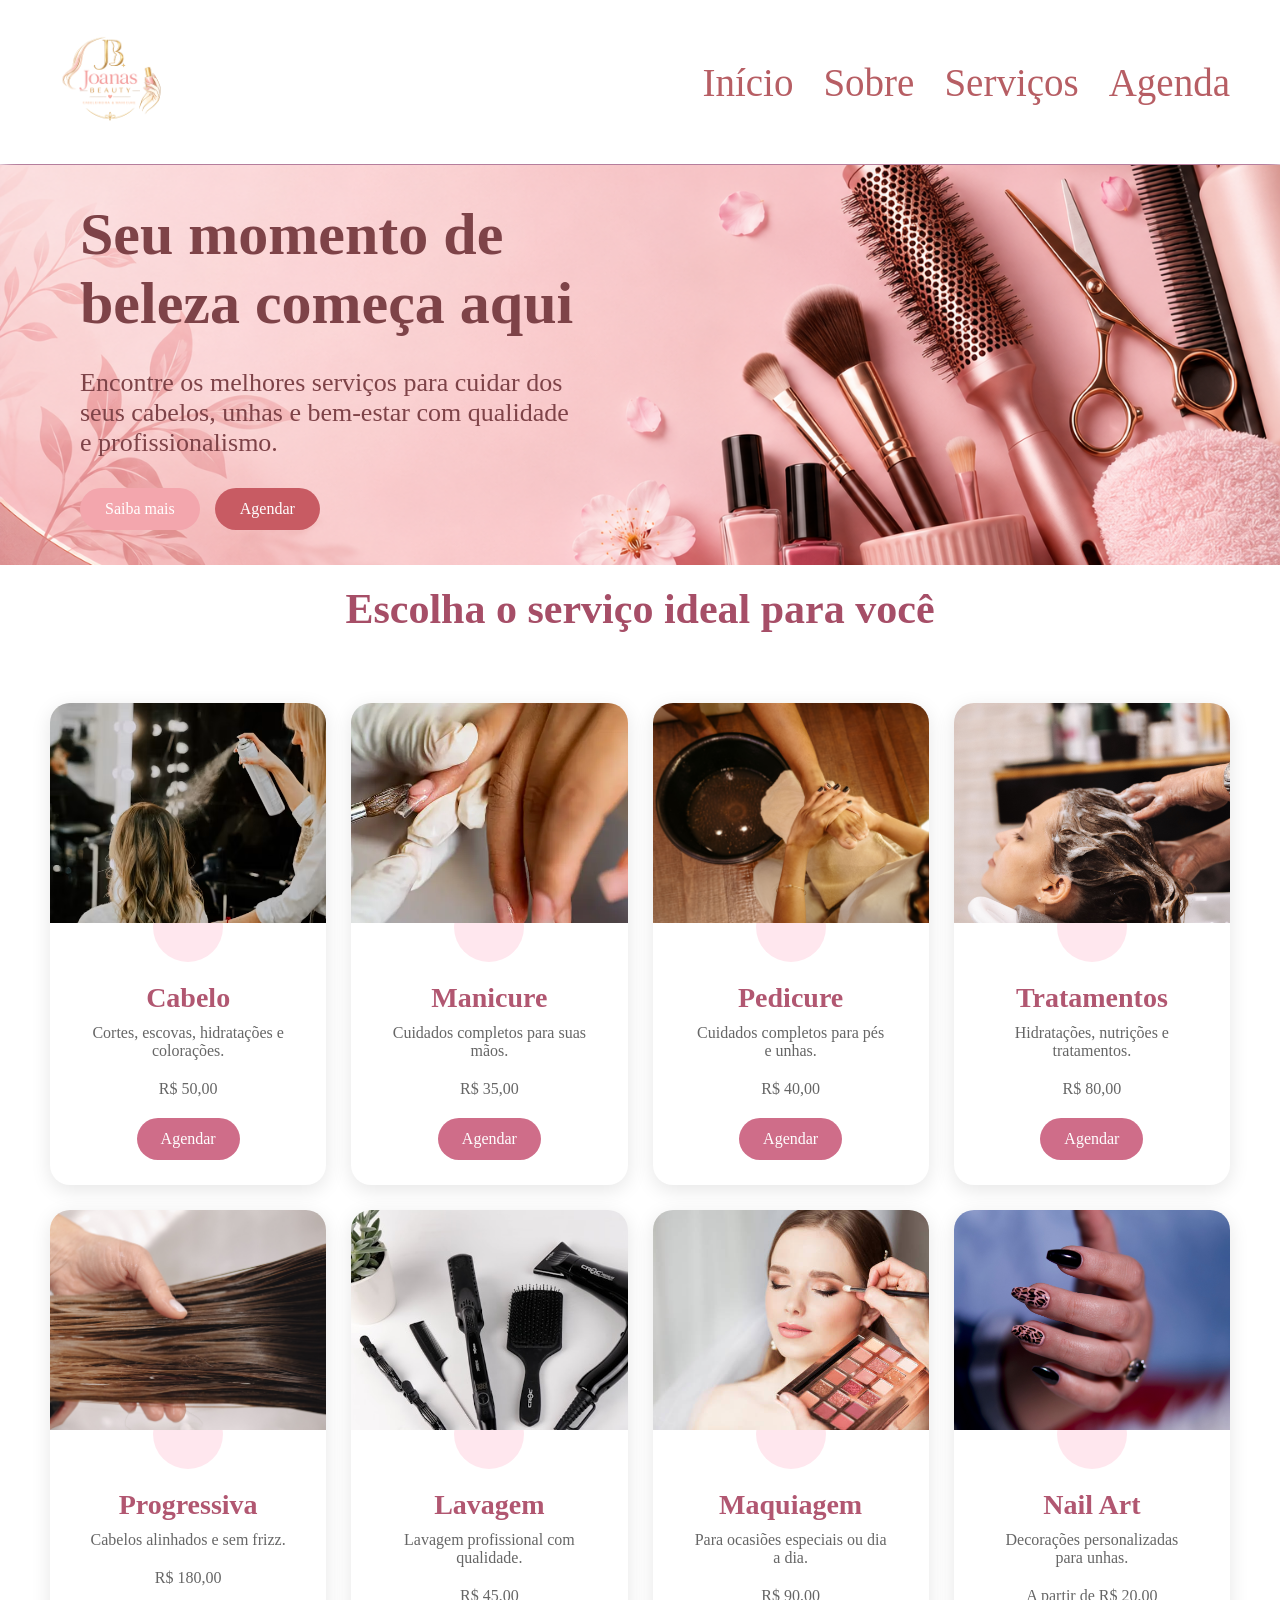
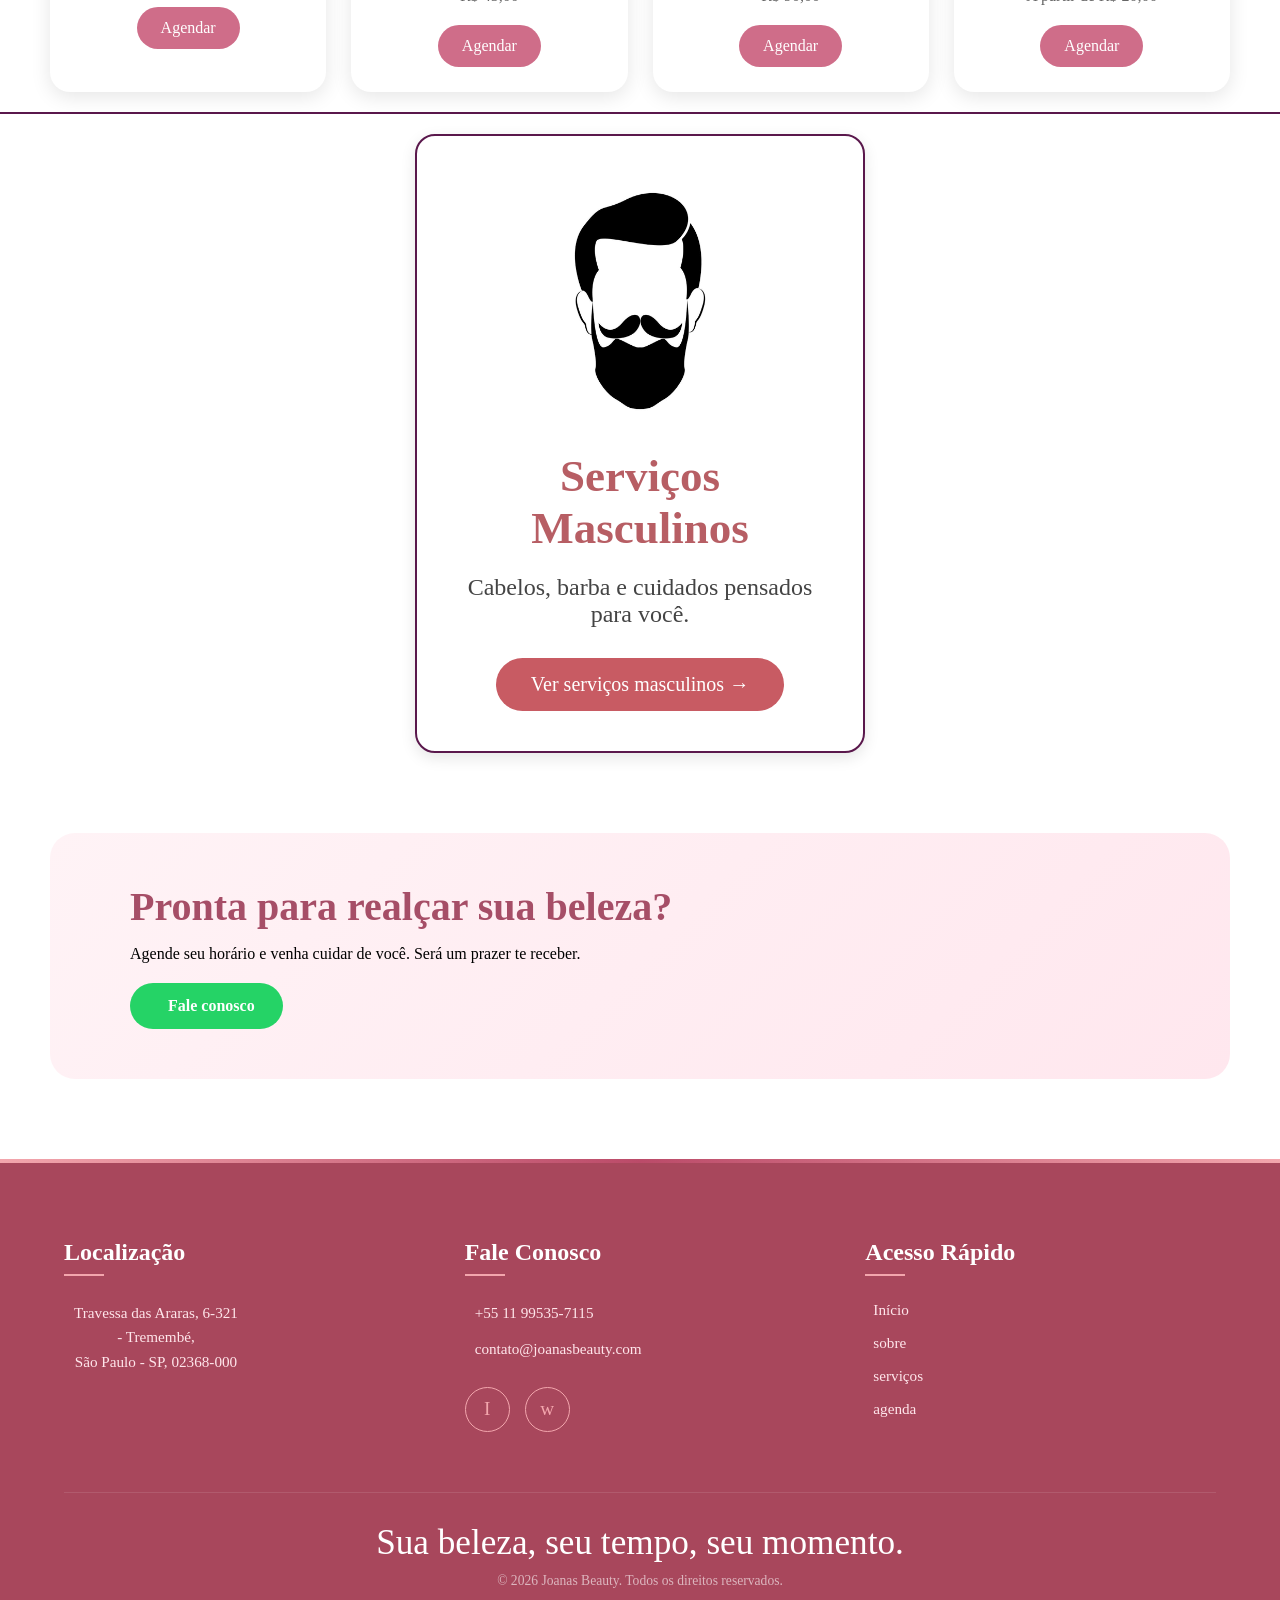
<file: seviços mulheres.html>
<!DOCTYPE html>
<html lang="pt-BR">
<head>
    <meta charset="UTF-8">
    <meta name="viewport" content="width=device-width, initial-scale=1.0">
    <title>Serviços para Mulheres</title>
    <link rel="stylesheet" href="./style.css">
</head>
<body>
    <header>
        <div class="joa">
            <img src="./imagens/ChatGPT Image 19 de jun. de 2026, 20_12_40.png" alt="Logo">
        </div>
        <nav>
    <a href="./index.html">Início</a>
     <a href="./sobre.html">Sobre</a>
    <a href="./serviços.html">Serviços</a>
    <a href="./agenda.html">Agenda</a>
     </nav>
    </header>
<section class="banner1">

    <div class="textos">
        <h1>Seu momento de beleza começa aqui</h1>

        <p>
            Encontre os melhores serviços para cuidar dos seus cabelos, unhas e bem-estar com qualidade e profissionalismo.
        </p>

        <div class="botoes">
            <a href="./sobre.html" class="btn1">Saiba mais</a>
            <a href="./agenda.html" class="btn2">Agendar</a>
        </div>
    </div>

</section>

    <!-- SERVIÇOS -->
    <section class="services">
        <div class="container">

            <h2>Escolha o serviço ideal para você</h2>

            <div class="cards" style="border-bottom: solid 2px rgb(90, 24, 76)">

                <div class="card">
                    <img src="./imagens/cabelo.avif" alt="">
                    <div class="card-content">
                        <i class="fa-solid fa-scissors icon"></i>
                        <h3>Cabelo</h3>
                        <p>Cortes, escovas, hidratações e colorações.</p>
                        <p>R$ 50,00</p>
                        <a href="./agenda.html">Agendar</a>
                    </div>
                </div>

                <div class="card">
                    <img src="./imagens/unha.webp" alt="">
                    <div class="card-content">
                        <i class="fa-solid fa-hand-sparkles icon"></i>
                        <h3>Manicure</h3>
                        <p>Cuidados completos para suas mãos.</p>
                        <p>R$ 35,00</p>
                        <a href="./agenda.html">Agendar</a>
                    </div>
                </div>

                <div class="card">
                    <img src="./imagens/pe de curi.jpg" alt="">
                    <div class="card-content">
                        <i class="fa-solid fa-shoe-prints icon"></i>
                        <h3>Pedicure</h3>
                        <p>Cuidados completos para pés e unhas.</p>
                        <p>R$ 40,00</p>
                        <a href="./agenda.html">Agendar</a>
                    </div>
                </div>

                <div class="card">
                    <img src="./imagens/tratamento.jpg" alt="">
                    <div class="card-content">
                        <i class="fa-solid fa-spa icon"></i>
                        <h3>Tratamentos</h3>
                        <p>Hidratações, nutrições e tratamentos.</p>
                        <p>R$ 80,00</p>
                        <a href="./agenda.html">Agendar</a>
                    </div>
                </div>

                <div class="card">
                    <img src="./imagens/progresiva.jpg" alt="">
                    <div class="card-content">
                        <i class="fa-solid fa-wand-magic-sparkles icon"></i>
                        <h3>Progressiva</h3>
                        <p>Cabelos alinhados e sem frizz.</p>
                        <p>R$ 180,00</p>
                        <a href="./agenda.html">Agendar</a>
                    </div>
                </div>

                <div class="card">
                    <img src="./imagens/lavagem.jpg" alt="">
                    <div class="card-content">
                        <i class="fa-solid fa-pump-soap icon"></i>
                        <h3>Lavagem</h3>
                        <p>Lavagem profissional com qualidade.</p>
                        <p>R$ 45,00</p>
                        <a href="./agenda.html">Agendar</a>
                    </div>
                </div>

                <div class="card">
                    <img src="./imagens/maquiagem.jpg" alt="">
                    <div class="card-content">
                        <i class="fa-solid fa-face-smile icon"></i>
                        <h3>Maquiagem</h3>
                        <p>Para ocasiões especiais ou dia a dia.</p>
                        <p>R$ 90,00</p>
                        <a href="./agenda.html">Agendar</a>
                    </div>
                </div>

                <div class="card">
                    <img src="./imagens/manicure.jpg" alt="">
                    <div class="card-content">
                        <i class="fa-solid fa-paintbrush icon"></i>
                        <h3>Nail Art</h3>
                        <p>Decorações personalizadas para unhas.</p>
                        <p>A partir de R$ 20,00</p>
                        <a href="./agenda.html">Agendar</a>
                    </div>
                </div>

            </div>
        </div>
    </section>

<center><div class="card-servico" style="border: solid 2px rgb(90, 24, 76); margin-top: 20px;">

                <img src="./imagens/barbeiro.png" alt="Serviços Masculinos">

                <h3>Serviços Masculinos</h3>

                <p>
                    Cabelos, barba e cuidados
                    pensados para você.
                </p>

                <a href="./serviços homen.html" class="btn-servico">
                    Ver serviços masculinos →
                </a>

            </div></center>
    <!-- CTA -->
    <section class="cta">
        <div class="container cta-content">

            <div>
                <i class="fa-regular fa-calendar-days calendar"></i>
            </div>

            <div>
                <h2>Pronta para realçar sua beleza?</h2>
                <p>
                    Agende seu horário e venha cuidar de você.
                    Será um prazer te receber.
                </p>

                <a href="./agenda.html" class="btn-whatsapp">
                    <i class="fa-brands fa-whatsapp"></i>
                    Fale conosco
                </a>
            </div>

        </div>
    </section>
<footer class="footer-chique">
        <div class="footer-container">
  
          <div class="footer-section">
            <h3>Localização</h3>
            <p  style="text-align: center;"><i class="fa-solid fa-map-location-dot"></i> Travessa das Araras, 6-321 <br> - Tremembé,<br> São Paulo - SP, 02368-000</p>
            </div>
  
          <div class="footer-section">
            <h3>Fale Conosco</h3>
            <p><i class="fa-brands fa-whatsapp"></i> +55 11 99535-7115</p>
            <p><i class="fa-regular fa-envelope"></i> contato@joanasbeauty.com</p>
            
            <div class="social-icons">
              <a href="https://instagram.com/Joanaeedivaldo" target="_blank" title="Instagram">I</i></a>
              <a href="https://wa.me/5511995357115" target="_blank" title="WhatsApp">w</a>
            </div>
          </div>
  
          <div class="footer-section">
            <h3>Acesso Rápido</h3>
            <div class="footer-links">
                <a href="./index.html"><i class="fa-solid fa-angle-right"></i> Início</a>
                <a href="./sobre.html"><i class="fa-solid fa-angle-right"></i>sobre</a>
                <a href="./serviços.html"><i class="fa-solid fa-angle-right"></i> serviços</a>
                <a href="./agenda.html"><i class="fa-solid fa-angle-right"></i> agenda</a>
            </div>
          </div>
  
        </div>
  
        <div class="footer-copy">
          <p>Sua beleza, seu tempo, seu momento. <i class="fa-solid fa-heart" style="color: #f3a6ad;"></i></p>
          <p>&copy; 2026 Joanas Beauty. Todos os direitos reservados.</p>
        </div>
      </footer>
</body>
</html>
</file>
<file: style.css>
*{
    margin:0;
    padding:0;
    box-sizing:border-box;
}
img{
    max-width:100%;
    height:auto;
}

body{
    overflow-x:hidden;
}
header{
    display:flex;
    justify-content:space-between;
    align-items:center;
    padding:20px 50px;
    background:#fff;
    box-shadow:1px 15px 15px -1px rgba(112,5,64,.53);
}

.joa img{
    width:120px;
    height:auto;
}

nav{
    display:flex;
    gap:30px;
}

nav ul{
    display:flex;
    gap:30px;
    list-style:none;
}

nav a{
    text-decoration:none;
    color:#b75e64;
    font-size:39px;
    font-weight:500;
}
.banner1{
    background-image:url("./imagens/banner\ servicos.png");
    background-size:cover;
    background-position:center;
}
.banner4{
    background-image:url("./imagens/banner1.png");
    background-size:cover;
    background-position:center;
}
.banner4{
    height:400px;
    display:flex;
    align-items:center;
    padding:0 80px;
    margin-top:1px;
}
.banner5{
    background-image:url("./imagens/banner\ servicos\ comeco.png");
    background-size:cover;
    background-position:center;
}
.banner5{
    height:500px;
    display:flex;
    align-items:center;
    padding:0 80px;
    margin-top:1px;
}
.banner3{
    background-image:url("./imagens/banner\ servico\ homem.png");
    background-size:cover;
    background-position:center;
}
.banner2{
    background-image:url("./imagens/banner2.jpg");
    background-size:cover;
    background-position:center;
}
.banner3{
    height:400px;
    display:flex;
    align-items:center;
    padding:0 80px;
    margin-top:1px;
}
.banner1{
    height:400px;
    display:flex;
    align-items:center;
    padding:0 80px;
    margin-top:1px;
}

.banner2{
    height:400px;
    display:flex;
    align-items:center;
    padding:0 80px;
    margin-top:1px;
}

.textos{
    max-width:500px;
    color:#7e4348;
}

.textos h1{
    font-size:60px;
    margin-bottom:30px;
}

.textos p{
    font-size:26px;
    margin-bottom:30px;
}

.pedro{
    font-size:45px;
    padding-left:30px;
    color:#b75e64;
}

.pedro p{
    width:50%;
    font-size:25px;
    color:#b75e64;
}

/* ================= BOTÕES ================= */

.botoes{
    display:flex;
    gap:15px;
}

.botoes a,
.card a,
.btn-whatsapp{
    text-decoration:none;
    border-radius:30px;
    transition:.3s;
}

.btn1{
    background:#f3a6ad;
    color:#fff;
    padding:12px 25px;
}

.btn1:hover{
    background:#e58c95;
}

.btn2{
    background:#c85b63;
    color:#fff;
    padding:12px 25px;
}

.btn2:hover{
    background:#a9444d;
}

/* ================= HERO ================= */

.hero{
    height:450px;
    display:flex;
    align-items:center;
    background:
    linear-gradient(
        rgba(255,230,238,.85),
        rgba(255,230,238,.85)
    ),
    url("./imagens/banner2.jpg");
    background-size:cover;
    background-position:center;
}

.hero-content{
    max-width:600px;
    padding-left:50px;
}

.hero span{
    color:#b56a80;
}

.hero h1{
    font-size:60px;
    color:#a64e67;
    margin:20px 0;
}

.hero p{
    font-size:20px;
}

/* ================= TÍTULOS ================= */

.you,
.services h2{
    text-align:center;
    color:#a64e67;
    margin-top:20px;
    margin-bottom:50px;
    font-size:42px;
}

/* ================= CARDS ================= */

.cards{
    display:grid;
    grid-template-columns:repeat(auto-fit,minmax(260px,1fr));
    gap:25px;
    padding:20px 50px;
}

.card{
    background:#fff;
    border-radius:20px;
    overflow:hidden;
    text-align:center;
    box-shadow:0 5px 20px rgba(0,0,0,.1);
    transition:.3s;
}

.card:hover{
    transform:translateY(-8px);
}

.card img{
    width:100%;
    height:220px;
    object-fit:cover;
}

.card-content{
    padding:25px;
}

.icon{
    width:70px;
    height:70px;
    background:#ffe7ee;
    color:#c96d87;
    border-radius:50%;
    display:flex;
    align-items:center;
    justify-content:center;
    margin:-60px auto 20px;
    font-size:28px;
}

.card h3{
    margin-bottom:10px;
    color:#b15771;
    font-size:28px;
}

.card p{
    color:#666;
    margin-bottom:20px;
    padding:0 15px;
}

.card a{
    display:inline-block;
    padding:12px 24px;
    background:#cf6d89;
    color:#fff;
}

/* ================= CTA ================= */

.cta{
    padding:80px 50px;
}

.cta-content{
    background:linear-gradient(
        135deg,
        #fff3f6,
        #ffe7ee
    );
    border-radius:25px;
    padding:50px;
    display:flex;
    gap:30px;
    align-items:center;
}

.calendar{
    font-size:80px;
    color:#cf6d89;
}

.cta h2{
    color:#a64e67;
    margin-bottom:15px;
    font-size:40px;
}

.cta p{
    margin-bottom:20px;
}

.btn-whatsapp{
    display:inline-flex;
    align-items:center;
    gap:10px;
    padding:14px 28px;
    background:#25D366;
    color:#fff;
    font-weight:600;
}
        .footer-chique {
            background-color: #a8475c; /* Um tom de vinho um pouco mais fechado e elegante */
            color: #fff;
            padding: 80px 5% 20px 5%;
            font-family: var(--fonte-texto);
            position: relative;
        }

        /* Um detalhe rosado super delicado no topo do rodapé */
        .footer-chique::before {
            content: '';
            position: absolute;
            top: 0;
            left: 0;
            width: 100%;
            height: 4px;
            background: linear-gradient(90deg, #f3a6ad, #bb4b69, #f3a6ad); 
        }

        .footer-container {
            display: flex;
            justify-content: space-between;
            flex-wrap: wrap;
            gap: 50px;
            max-width: 1200px;
            margin: 0 auto;
        }

        .footer-section {
            flex: 1;
            min-width: 250px;
        }

        .footer-section h3 {
            font-family: var(--fonte-titulo);
            font-size: 1.5rem;
            color: #fff;
            margin-bottom: 25px;
            position: relative;
            padding-bottom: 10px;
        }

        /* Linha delicada debaixo dos títulos do rodapé */
        .footer-section h3::after {
            content: '';
            position: absolute;
            bottom: 0;
            left: 0;
            width: 40px;
            height: 2px;
            background-color: #f3a6ad;
        }

        .footer-section p {
            color: #ffe6eb;
            line-height: 1.6;
            font-size: 0.95rem;
            margin-bottom: 12px;
            display: flex;
            align-items: center;
            gap: 10px;
        }

        .footer-section i {
            color: #f3a6ad; /* Ícones em rosa claro */
            font-size: 1.1rem;
        }

        /* ----- Links Rápidos ----- */
        .footer-links {
            display: flex;
            flex-direction: column;
            gap: 15px;
        }

        .footer-links a {
            color: #ffe6eb;
            text-decoration: none;
            font-size: 0.95rem;
            transition: all 0.3s ease;
            display: flex;
            align-items: center;
            gap: 8px;
        }

        .footer-links a i {
            font-size: 0.7rem;
            margin: 0;
            transition: transform 0.3s ease;
        }

        /* Efeito chique: o link dá uma leve deslizada para a direita quando o mouse passa */
        .footer-links a:hover {
            color: #fff;
            transform: translateX(8px); 
        }

        .footer-links a:hover i {
            color: #fff;
        }

        /* ----- Redes Sociais ----- */
        .social-icons {
            display: flex;
            gap: 15px;
            margin-top: 25px;
        }

        .social-icons a {
            width: 45px;
            height: 45px;
            background-color: transparent;
            border: 1px solid #f3a6ad;
            color: #f3a6ad;
            border-radius: 50%;
            display: flex;
            align-items: center;
            justify-content: center;
            font-size: 1.2rem;
            transition: all 0.3s ease;
            text-decoration: none;
        }

        .social-icons a i {
            margin: 0; 
            color: inherit;
        }

        /* Efeito de preencher o botão e dar um "pulinho" pra cima */
        .social-icons a:hover {
            background-color: #f3a6ad;
            color: #a8475c;
            transform: translateY(-5px);
            box-shadow: 0 5px 15px rgba(0,0,0,0.2);
        }

        /* ----- Copyright e Frase Final ----- */
        .footer-copy {
            margin-top: 60px;
            padding-top: 30px;
            border-top: 1px solid rgba(255, 255, 255, 0.1);
            text-align: center;
        }

        .footer-copy p:first-child {
            font-family: var(--fonte-detalhe); /* A fonte cursiva elegante */
            font-size: 2.2rem;
            color: #fff;
            margin-bottom: 10px;
        }

        .footer-copy p:last-child {
            font-size: 0.85rem;
            color: rgba(255, 255, 255, 0.6);
            font-family: var(--fonte-texto);
        }

        /* ================= RESPONSIVIDADE (Celulares) ================= */
        @media (max-width: 768px) {
            .footer-container {
                flex-direction: column;
                text-align: center;
                gap: 50px;
            }

            .footer-section h3::after {
                left: 50%;
                transform: translateX(-50%); /* Centraliza a linhazinha debaixo do título */
            }

            .footer-section p {
                justify-content: center; /* Centraliza o texto e o ícone */
            }

            .footer-section p[style] {
                margin-left: 0 !important; /* Arruma o espaçamento do "Brasil" */
            }

            .footer-links a {
                justify-content: center;
            }

            .footer-links a:hover {
                transform: translateY(-2px); /* Tira a deslizada lateral no celular */
            }

            .social-icons {
                justify-content: center;
            }
            
            .footer-copy p:first-child {
                font-size: 1.8rem;
            }
        }
.servicos-home{
    padding:80px 20px;
    text-align:center;
}

.titulo-servicos{
    font-size:60px;
    color:#9d434b;
    margin-bottom:20px;
}

.subtitulo-servicos{
    font-size:24px;
    color:#444;
    margin-bottom:60px;
}

.cards-servicos{
    display:flex;
    justify-content:center;
    gap:40px;
    flex-wrap:wrap;
}

.card-servico{
    width:450px;
    background:#ffffff;
    border-radius:20px;
    padding:40px;
    box-shadow:0 5px 15px rgba(0,0,0,.1);
}

.card-servico img{
    width:350px;
    height:250px;
    margin-bottom:20px;
}

.card-servico h3{
    font-size:45px;
    color:#b75e64;
    margin-bottom:20px;
}

.card-servico p{
    font-size:24px;
    margin-bottom:30px;
    color:#444;
}

.btn-servico{
    display:inline-block;
    background:#c85b63;
    color:#fff;
    text-decoration:none;
    padding:15px 35px;
    border-radius:30px;
    font-size:20px;
    transition:.3s;
}

.btn-servico:hover{
    background:#a9444d;
}
@media (max-width:768px){

header{
    flex-direction:column;
    padding:20px;
    gap:20px;
}

nav{
    width:100%;
}

nav ul{
    flex-wrap:wrap;
    justify-content:center;
    gap:15px;
}

nav a{
    font-size:22px;
}

}
@media (max-width:768px){

.banner1,
.banner2,
.banner3,
.banner4,
.banner5{
    height:auto;
    padding:60px 20px;
    text-align:center;
}

.textos{
    max-width:100%;
}

.textos h1{
    font-size:38px;
}

.textos p{
    font-size:18px;
}

.pedro{
    font-size:32px;
    padding:0;
    text-align:center;
}

.pedro p{
    width:100%;
    font-size:18px;
}

.cards{
    grid-template-columns:1fr;
    padding:20px;
}

.card-servico{
    width:100%;
    padding:25px;
}

.card-servico img{
    width:100%;
    height:auto;
}

.card-servico h3{
    font-size:32px;
}

.card-servico p{
    font-size:18px;
}

.cta{
    padding:40px 20px;
}

.cta-content{
    flex-direction:column;
    text-align:center;
    padding:30px;
}

.calendar{
    font-size:60px;
}

.cta h2{
    font-size:30px;
}

.titulo-servicos{
    font-size:40px;
}

.subtitulo-servicos{
    font-size:18px;
}

}
</file>
<file: agenda.css>
:root { /* Variáveis globais de cores para facilitar a manutenção */
            --cor-primaria: #bb4b69; /* Cor vermelho/rosado principal (botões, títulos) */
            --cor-primaria-hover: #9c3c55; /* Cor mais escura para quando o mouse passar por cima */
            --cor-fundo: #fcf5f6; /* Cor de fundo principal bem clara */
            --cor-fundo-cards: #ffffff; /* Cor branca para o fundo dos formulários */
            --cor-texto-escuro: #4a3b3e; /* Cor escura para textos normais */
            --cor-texto-claro: #8c7b7e; /* Cor mais clara para textos secundários */
            --cor-borda: #f0e1e4; /* Cor para bordas das caixas de texto e calendário */
            --fonte-titulo: 'Playfair Display', serif; /* Fonte serifada para elegância */
            --fonte-texto: 'Lato', sans-serif; /* Fonte sem serifa para facilitar a leitura */
            --fonte-detalhe: 'Great Vibes', cursive; /* Fonte cursiva para o detalhe no rodapé */
        }

        * { /* Reseta margens e preenchimentos de todos os elementos */
            margin: 0; /* Remove margem padrão */
            padding: 0; /* Remove preenchimento padrão */
            box-sizing: border-box; /* Garante que bordas não aumentem o tamanho final dos elementos */
        }
        img{
    max-width:100%;
    height:auto;
}

body{
    overflow-x:hidden;
}

        body { /* Estilos gerais do corpo da página */
            font-family: var(--fonte-texto); /* Aplica a fonte padrão de texto */
            background-color: var(--cor-fundo); /* Aplica a cor de fundo rosinha clara */
            color: var(--cor-texto-escuro); /* Define a cor do texto principal */
        }
        img{
    max-width:100%;
    height:auto;
}

body{
    overflow-x:hidden;
}
header{
    display:flex;
    justify-content:space-between;
    align-items:center;
    padding:20px 50px;
    background:#fff;
    box-shadow:1px 15px 15px -1px rgba(112,5,64,.53);
}

.joa img{
    width:120px;
    height:auto;
}

nav{
    display:flex;
    gap:30px;
}

nav ul{
    display:flex;
    gap:30px;
    list-style:none;
}

nav a{
    text-decoration:none;
    color:#b75e64;
    font-size:39px;
    font-weight:500;
}
        /* ================= BANNER ================= */
        .banner { /* Seção do banner principal */
            display: flex; /* Usa flexbox para colocar texto na esquerda e imagem na direita */
            background: linear-gradient(to right, #fdf6f7 50%, #f6dadd 100%); /* Fundo em degradê para mesclar com a imagem */
            min-height: 400px; /* Altura mínima do banner */
            position: relative; /* Posição relativa para posicionar elementos internos se precisar */
            overflow: hidden; /* Esconde o que passar dos limites da caixa */
        }

        .banner-content { /* Parte do texto dentro do banner */
            flex: 1; /* Ocupa metade do espaço disponível */
            padding: 60px 10%; /* Espaçamento interno (topo/baixo e laterais) */
            display: flex; /* Transforma em container flexível */
            flex-direction: column; /* Coloca os elementos um embaixo do outro */
            justify-content: center; /* Centraliza os itens verticalmente */
        }

        .banner h1 { /* Estilo do título principal no banner */
            font-family: var(--fonte-titulo); /* Usa a fonte elegante */
            font-size: 3.5rem; /* Tamanho grande da fonte */
            color: var(--cor-primaria); /* Cor principal vinho/rosada */
            line-height: 1.2; /* Espaçamento entre as linhas do título */
            margin-bottom: 10px; /* Espaço abaixo do título */
        }

        .banner-divider { /* Divisor com o coraçãozinho abaixo do título */
            display: flex; /* Container flexível */
            align-items: center; /* Centraliza verticalmente o ícone */
            gap: 10px; /* Espaço entre o ícone e outras coisas, se houver */
            margin-bottom: 20px; /* Espaço abaixo do divisor */
            color: var(--cor-primaria); /* Cor do ícone de coração */
            font-size: 0.8rem; /* Tamanho do ícone */
        }

        .banner p { /* Estilo do texto explicativo no banner */
            font-size: 1.1rem; /* Tamanho do texto */
            color: var(--cor-texto-escuro); /* Cor do texto */
            max-width: 400px; /* Largura máxima para não ficar muito esticado */
            line-height: 1.5; /* Espaçamento entre linhas do texto */
        }

        .banner-image { /* Div que guarda a imagem da direita no banner */
            flex: 1; /* Ocupa a outra metade do banner */
            background-image: url(./imagens/banner\ agenda\ \(2\).png); /* Imagem de salão genérica para o exemplo */
            background-size: cover; /* Faz a imagem cobrir todo o espaço */
            background-position: center; /* Centraliza a imagem na caixa */
            border-top-left-radius: 200px; /* Arredonda o canto superior esquerdo (efeito visual) */
            border-bottom-left-radius: 200px; /* Arredonda o canto inferior esquerdo */
        }

        /* ================= SEÇÃO PRINCIPAL (AGENDA E FORM) ================= */
        .main-section { /* Container que envolve o agendamento */
            padding: 60px 5%; /* Espaçamento interno da seção (topo/baixo e laterais) */
            max-width: 1200px; /* Largura máxima para não esticar muito em telas gigantes */
            margin: 0 auto; /* Centraliza a seção na tela */
        }

        .section-title-container { /* Container do título "Escolha sua data..." */
            text-align: center; /* Centraliza o texto */
            margin-bottom: 40px; /* Espaçamento abaixo do título */
        }

        .section-title { /* Estilo do título da seção de agendamento */
            font-family: var(--fonte-titulo); /* Fonte serifada */
            font-size: 2rem; /* Tamanho da fonte */
            color: var(--cor-primaria); /* Cor principal */
        }

        .section-divider { /* Coraçãozinho centralizado embaixo do título da seção */
            color: var(--cor-primaria); /* Cor do ícone */
            font-size: 0.8rem; /* Tamanho do ícone */
            margin-top: 5px; /* Espaço acima do ícone */
        }

        .booking-grid { /* Grid que divide o calendário e o formulário lado a lado */
            display: grid; /* Ativa o display grid (tabela/grade) */
            grid-template-columns: 1fr 1fr; /* Cria duas colunas de tamanhos iguais (1 fração cada) */
            gap: 30px; /* Espaço entre as duas colunas */
        }

        .card { /* Estilo comum para as duas caixas brancas (calendário e form) */
            background-color: var(--cor-fundo-cards); /* Fundo branco */
            border-radius: 15px; /* Bordas arredondadas suaves */
            padding: 40px; /* Espaçamento interno */
            box-shadow: 0 10px 30px rgba(187, 75, 105, 0.05); /* Sombra suave para destacar do fundo */
            border: 1px solid var(--cor-borda); /* Borda clarinha */
        }

        .card-header { /* Cabeçalho de cada card ("Selecione a data" ou "Seus dados") */
            display: flex; /* Usa flexbox para colocar ícone e texto lado a lado */
            align-items: center; /* Centraliza verticalmente o ícone e o texto */
            gap: 15px; /* Espaço entre ícone e texto */
            margin-bottom: 25px; /* Espaço abaixo do cabeçalho */
        }

        .card-header i { /* Ícones no título do card */
            font-size: 1.5rem; /* Tamanho do ícone */
            color: var(--cor-primaria); /* Cor do ícone */
        }

        .card-header h3 { /* Título do card */
            font-family: var(--fonte-titulo); /* Fonte serifada */
            font-size: 1.5rem; /* Tamanho da fonte */
            color: var(--cor-primaria); /* Cor do texto */
        }

        /* ----- CALENDÁRIO ----- */
        .calendar-nav { /* Barra de navegação do mês (Maio 2024, setinhas) */
            display: flex; /* Flexbox para organizar os itens na linha */
            justify-content: space-between; /* Espalha os itens (seta, texto, seta) */
            align-items: center; /* Alinha no centro vertical */
            margin-bottom: 20px; /* Espaço abaixo */
            font-weight: bold; /* Texto em negrito */
            color: var(--cor-primaria); /* Cor principal */
        }
        
        .calendar-nav i { /* Setinhas de passar o mês */
            cursor: pointer; /* Muda o mouse para uma mãozinha ao passar por cima */
        }

        .calendar-grid { /* Grade dos dias do calendário */
            display: grid; /* Usa grid para organizar os dias da semana */
            grid-template-columns: repeat(7, 1fr); /* 7 colunas do mesmo tamanho (uma para cada dia da semana) */
            gap: 10px; /* Espaço entre os números/dias */
            text-align: center; /* Centraliza os números */
            margin-bottom: 30px; /* Espaço abaixo do calendário inteiro */
        }

        .day-name { /* Estilo das letras (Dom, Seg, Ter...) */
            font-size: 0.85rem; /* Letra menorzinha */
            color: var(--cor-texto-claro); /* Cor mais apagada */
            font-weight: bold; /* Negrito */
            margin-bottom: 10px; /* Espaço abaixo do nome do dia */
        }

        .day-number { /* Estilo dos números do calendário */
            width: 35px; /* Largura fixa para formar um círculo perfeito se selecionado */
            height: 35px; /* Altura fixa */
            display: flex; /* Flexbox para centralizar o número dentro da caixinha */
            align-items: center; /* Centraliza vertical */
            justify-content: center; /* Centraliza horizontal */
            margin: auto; /* Garante que fique no centro da sua célula na grade */
            border-radius: 50%; /* Arredonda totalmente para formar um círculo */
            cursor: pointer; /* Mouse de mãozinha (clicável) */
            transition: all 0.2s ease; /* Efeito suave ao passar o mouse ou selecionar */
        }

        .day-number.disabled { /* Estilo para dias que não podem ser clicados (mês anterior/próximo) */
            color: #ccc; /* Cor cinza clara */
            cursor: default; /* Mouse padrão (seta) */
        }

        .day-number:not(.disabled):hover { /* Efeito ao passar o mouse em dias válidos */
            background-color: var(--cor-borda); /* Fundo cinza clarinho */
        }

        .day-number.selected { /* Estilo do dia que o usuário clicou (ex: dia 7) */
            background-color: var(--cor-primaria); /* Fundo rosa forte */
            color: white; /* Letra branca para dar contraste */
        }

        /* ----- HORÁRIOS ----- */
        .time-grid { /* Grade dos botões de horário */
            display: grid; /* Ativa grid */
            grid-template-columns: repeat(3, 1fr); /* 3 colunas de horários */
            gap: 10px; /* Espaçamento entre botões */
            margin-bottom: 20px; /* Espaço abaixo da grade */
        }

        .time-btn { /* Estilo padrão do botão de horário */
            padding: 10px; /* Espaço interno do botão */
            border: 1px solid var(--cor-primaria); /* Borda rosa fina */
            border-radius: 25px; /* Botão arredondado (pílula) */
            background: transparent; /* Fundo transparente */
            color: var(--cor-primaria); /* Texto rosa */
            font-family: var(--fonte-texto); /* Fonte sem serifa */
            font-weight: 600; /* Texto um pouco mais grosso */
            cursor: pointer; /* Mouse de mãozinha */
            transition: all 0.2s; /* Efeito suave ao interagir */
        }

        .time-btn:hover:not(.unavailable) { /* Efeito passar mouse no botão disponível */
            background-color: #fdf0f3; /* Fundo rosinha bem claro */
        }

        .time-btn.selected { /* Horário que o cliente escolheu e clicou */
            background-color: var(--cor-primaria); /* Fundo rosa forte */
            color: white; /* Texto branco */
        }

        .time-btn.unavailable { /* Horários que já estão ocupados (desativados) */
            border-color: #e0e0e0; /* Borda cinza clara */
            color: #b0b0b0; /* Texto cinza claro */
            background-color: #f9f9f9; /* Fundo meio cinza */
            cursor: not-allowed; /* Mouse de "proibido" */
        }

        .legend { /* Legenda de cores abaixo dos horários */
            display: flex; /* Coloca os itens em linha */
            gap: 20px; /* Espaço entre os itens da legenda */
            font-size: 0.85rem; /* Texto pequeno */
            color: var(--cor-texto-claro); /* Cor do texto da legenda */
        }

        .legend-item { /* Cada item da legenda (ex: "bolinha Disponível") */
            display: flex; /* Alinha bolinha e texto horizontalmente */
            align-items: center; /* Centraliza verticalmente */
            gap: 5px; /* Espaço entre bolinha e texto */
        }

        .dot { /* A bolinha da legenda */
            width: 12px; /* Largura da bolinha */
            height: 12px; /* Altura da bolinha */
            border-radius: 50%; /* Transforma em círculo perfeito */
        }

        .dot.available { background-color: var(--cor-primaria); opacity: 0.5; } /* Bolinha rosa claro (disponível) */
        .dot.unavailable { background-color: #e0e0e0; } /* Bolinha cinza (indisponível) */

        /* ----- FORMULÁRIO ----- */
        .form-group { /* Caixa que agrupa uma label (rótulo) e um input (campo) */
            margin-bottom: 20px; /* Espaço entre os campos do formulário */
        }

        .form-group label { /* O textinho que fica em cima do campo (ex: Nome Completo) */
            display: block; /* Força o rótulo a ficar em uma linha inteira e empurrar o input pra baixo */
            margin-bottom: 8px; /* Espaço entre o rótulo e a caixa de input */
            font-size: 0.9rem; /* Tamanho do rótulo */
            color: var(--cor-texto-escuro); /* Cor do rótulo */
            font-weight: bold; /* Texto em negrito */
        }

        .form-control { /* Estilo das caixas de input, select e textarea */
            width: 100%; /* Faz o campo ocupar 100% da largura da sua coluna */
            padding: 12px 15px; /* Preenchimento interno (altura e laterais) */
            border: 1px solid var(--cor-borda); /* Borda cinza clarinha */
            border-radius: 8px; /* Cantos arredondados */
            font-family: var(--fonte-texto); /* Fonte sem serifa */
            color: var(--cor-texto-escuro); /* Cor da letra dentro da caixa */
            outline: none; /* Remove contorno azul padrão de navegadores ao clicar */
            transition: border-color 0.2s; /* Efeito suave ao clicar na caixa */
        }

        .form-control:focus { /* Quando o usuário clica dentro da caixa de texto */
            border-color: var(--cor-primaria); /* A borda fica rosa para mostrar foco */
        }

        textarea.form-control { /* Configurações específicas para o campo de observações grande */
            resize: vertical; /* Permite que o usuário aumente a caixa apenas na altura, não na largura */
            min-height: 100px; /* Altura inicial do campo de observação */
        }

        .btn-submit { /* Botão grande de "Confirmar Agendamento" */
            width: 100%; /* Ocupa toda a largura do form */
            background-color: var(--cor-primaria); /* Fundo vermelho/rosa */
            color: white; /* Texto branco */
            border: none; /* Sem borda */
            padding: 15px; /* Bastante espaço interno para ficar um botão grande e clicável */
            border-radius: 8px; /* Cantos arredondados iguais ao form */
            font-size: 1rem; /* Tamanho do texto */
            font-weight: bold; /* Texto em negrito */
            cursor: pointer; /* Mouse de mãozinha */
            transition: background-color 0.2s; /* Efeito suave de cor ao passar o mouse */
            display: flex; /* Flexbox para colocar ícone ao lado do texto */
            justify-content: center; /* Centraliza ícone e texto */
            align-items: center; /* Centraliza verticalmente */
            gap: 10px; /* Espaço entre ícone do botão e texto */
            margin-top: 10px; /* Espaço acima do botão */
        }

        .btn-submit:hover { /* Quando o mouse está em cima do botão */
            background-color: var(--cor-primaria-hover); /* Fica com a cor rosa mais escura */
        }

        .security-notice { /* O avisinho de privacidade com cadeado no final do formulário */
            display: flex; /* Para colocar cadeado e texto lado a lado */
            align-items: flex-start; /* Alinha pelo topo */
            gap: 10px; /* Espaço entre ícone e texto */
            margin-top: 20px; /* Espaço acima do aviso */
            font-size: 0.8rem; /* Letra miúda */
            color: var(--cor-texto-claro); /* Texto cor cinza claro */
        }

        .security-notice i { /* Ícone do cadeado */
            margin-top: 2px; /* Pequeno ajuste de altura do cadeado pra alinhar com o texto */
        }

        
        /* ================= INFORMAÇÕES DE CONTATO (ATUALIZADO) ================= */
        .contact-info { 
            background-color: #fbf0f2; 
            border-radius: 15px; 
            padding: 50px; 
            margin: 40px 5% 60px 5%; 
            max-width: 1000px; /* Reduzido para aproximar mais o conteúdo */
            margin-left: auto; 
            margin-right: auto;
        }

        .contact-title-wrapper { 
             text-align: center; /* Centraliza o título igual na imagem */
             margin-bottom: 40px; 
        }

        .contact-title { 
            font-family: var(--fonte-titulo); 
            font-size: 2rem; 
            color: var(--cor-primaria); 
            margin-bottom: 5px; 
        }

        .contact-layout { /* Novo layout com Flexbox (Esquerda Logo, Direita Contatos) */
            display: flex;
            align-items: center;
            justify-content: center;
            gap: 60px; /* Espaço entre a logo e o texto */
            flex-wrap: wrap; /* Permite quebrar linha no celular */
        }

        .contact-logo-area { /* Área reservada para a sua logo */
            flex: 1;
            min-width: 250px;
            display: flex;
            justify-content: center; /* Centraliza a logo no seu espaço */
        }

        .contact-logo-img { /* Estilo da imagem da logo */
            max-width: 100%;
            height: auto;
            border-radius: 10px; /* Canto levemente arredondado se a logo for quadrada */
        }

        .contact-list { /* Coluna onde ficam os textos empilhados */
            flex: 1;
            min-width: 300px;
            display: flex;
            flex-direction: column; /* Empilha os contatos verticalmente */
            gap: 30px; /* Espaço entre endereço, zap e telefone */
        }

        .contact-item { 
            display: flex; 
            align-items: center; /* Alinha o ícone com o texto lateralmente */
            gap: 20px; 
        }

        .contact-icon { 
            font-size: 1.8rem; 
            color: var(--cor-primaria); 
        }

        .contact-text h4 { /* Subtítulos (WHATSAPP, NOSSO ENDEREÇO) */
            font-size: 0.8rem; 
            color: var(--cor-texto-claro); 
            text-transform: uppercase; /* Deixa tudo maiúsculo igual na imagem */
            letter-spacing: 1px;
            margin-bottom: 5px; 
        }

        .contact-text p { /* Texto normal do telefone */
            font-size: 1.1rem; 
            color: var(--cor-texto-escuro); 
            line-height: 1.4; 
        }

        .contact-text .destaque-endereco { /* Fonte especial pro endereço igual na imagem */
            font-family: var(--fonte-titulo);
            color: var(--cor-primaria);
            font-size: 1.3rem;
            font-weight: 600;
        }

        .footer-chique {
            background-color: #a8475c; /* Um tom de vinho um pouco mais fechado e elegante */
            color: #fff;
            padding: 80px 5% 20px 5%;
            font-family: var(--fonte-texto);
            position: relative;
        }

        /* Um detalhe rosado super delicado no topo do rodapé */
        .footer-chique::before {
            content: '';
            position: absolute;
            top: 0;
            left: 0;
            width: 100%;
            height: 4px;
            background: linear-gradient(90deg, #f3a6ad, #bb4b69, #f3a6ad); 
        }

        .footer-container {
            display: flex;
            justify-content: space-between;
            flex-wrap: wrap;
            gap: 50px;
            max-width: 1200px;
            margin: 0 auto;
        }

        .footer-section {
            flex: 1;
            min-width: 250px;
        }

        .footer-section h3 {
            font-family: var(--fonte-titulo);
            font-size: 1.5rem;
            color: #fff;
            margin-bottom: 25px;
            position: relative;
            padding-bottom: 10px;
        }

        /* Linha delicada debaixo dos títulos do rodapé */
        .footer-section h3::after {
            content: '';
            position: absolute;
            bottom: 0;
            left: 0;
            width: 40px;
            height: 2px;
            background-color: #f3a6ad;
        }

        .footer-section p {
            color: #ffe6eb;
            line-height: 1.6;
            font-size: 0.95rem;
            margin-bottom: 12px;
            display: flex;
            align-items: center;
            gap: 10px;
        }

        .footer-section i {
            color: #f3a6ad; /* Ícones em rosa claro */
            font-size: 1.1rem;
        }

        /* ----- Links Rápidos ----- */
        .footer-links {
            display: flex;
            flex-direction: column;
            gap: 15px;
        }

        .footer-links a {
            color: #ffe6eb;
            text-decoration: none;
            font-size: 0.95rem;
            transition: all 0.3s ease;
            display: flex;
            align-items: center;
            gap: 8px;
        }

        .footer-links a i {
            font-size: 0.7rem;
            margin: 0;
            transition: transform 0.3s ease;
        }

        /* Efeito chique: o link dá uma leve deslizada para a direita quando o mouse passa */
        .footer-links a:hover {
            color: #fff;
            transform: translateX(8px); 
        }

        .footer-links a:hover i {
            color: #fff;
        }

        /* ----- Redes Sociais ----- */
        .social-icons {
            display: flex;
            gap: 15px;
            margin-top: 25px;
        }

        .social-icons a {
            width: 45px;
            height: 45px;
            background-color: transparent;
            border: 1px solid #f3a6ad;
            color: #f3a6ad;
            border-radius: 50%;
            display: flex;
            align-items: center;
            justify-content: center;
            font-size: 1.2rem;
            transition: all 0.3s ease;
            text-decoration: none;
        }

        .social-icons a i {
            margin: 0; 
            color: inherit;
        }

        /* Efeito de preencher o botão e dar um "pulinho" pra cima */
        .social-icons a:hover {
            background-color: #f3a6ad;
            color: #a8475c;
            transform: translateY(-5px);
            box-shadow: 0 5px 15px rgba(0,0,0,0.2);
        }

        /* ----- Copyright e Frase Final ----- */
        .footer-copy {
            margin-top: 60px;
            padding-top: 30px;
            border-top: 1px solid rgba(255, 255, 255, 0.1);
            text-align: center;
        }

        .footer-copy p:first-child {
            font-family: var(--fonte-detalhe); /* A fonte cursiva elegante */
            font-size: 2.2rem;
            color: #fff;
            margin-bottom: 10px;
        }

        .footer-copy p:last-child {
            font-size: 0.85rem;
            color: rgba(255, 255, 255, 0.6);
            font-family: var(--fonte-texto);
        }

        /* ================= RESPONSIVIDADE (Celulares) ================= */
 @media (max-width:768px){

header{
    display:flex;
    flex-direction:column;
    align-items:center;
    justify-content:center;
    padding:20px;
    gap:20px;
}
/* Isso faz com que a classe '.elemento-para-sumir' suma em telas com 768 pixels de largura ou menos */
@media (max-width: 768px) {
    .banner-image {
        background-image: url(./imagens/);
    }
}
.joa img{
    width:90px;
}

nav{
    display:flex;
    justify-content:center;
    align-items:center;
    flex-wrap:wrap;
    gap:18px;
}

nav a{
    font-size:20px;
}

}
        @media (max-width:768px){

.banner{
    flex-direction:column;
}

.banner-content{
    padding:40px 20px;
    text-align:center;
}

.banner h1{
    font-size:2.2rem;
}

.banner-image{
    height:300px;
    border-radius:0;
}

.booking-grid{
    grid-template-columns:1fr;
}

.card{
    padding:25px;
}

.time-grid{
    grid-template-columns:repeat(2,1fr);
}

.contact-layout{
    flex-direction:column;
    text-align:center;
}

.contact-item{
    justify-content:center;
}

.contact-info{
    padding:30px 20px;
}

}
@media (max-width: 768px) {
            .footer-container {
                flex-direction: column;
                text-align: center;
                gap: 50px;
            }

            .footer-section h3::after {
                left: 50%;
                transform: translateX(-50%); /* Centraliza a linhazinha debaixo do título */
            }

            .footer-section p {
                justify-content: center; /* Centraliza o texto e o ícone */
            }

            .footer-section p[style] {
                margin-left: 0 !important; /* Arruma o espaçamento do "Brasil" */
            }

            .footer-links a {
                justify-content: center;
            }

            .footer-links a:hover {
                transform: translateY(-2px); /* Tira a deslizada lateral no celular */
            }

            .social-icons {
                justify-content: center;
            }
            
            .footer-copy p:first-child {
                font-size: 1.8rem;
            }
        }
</file>
